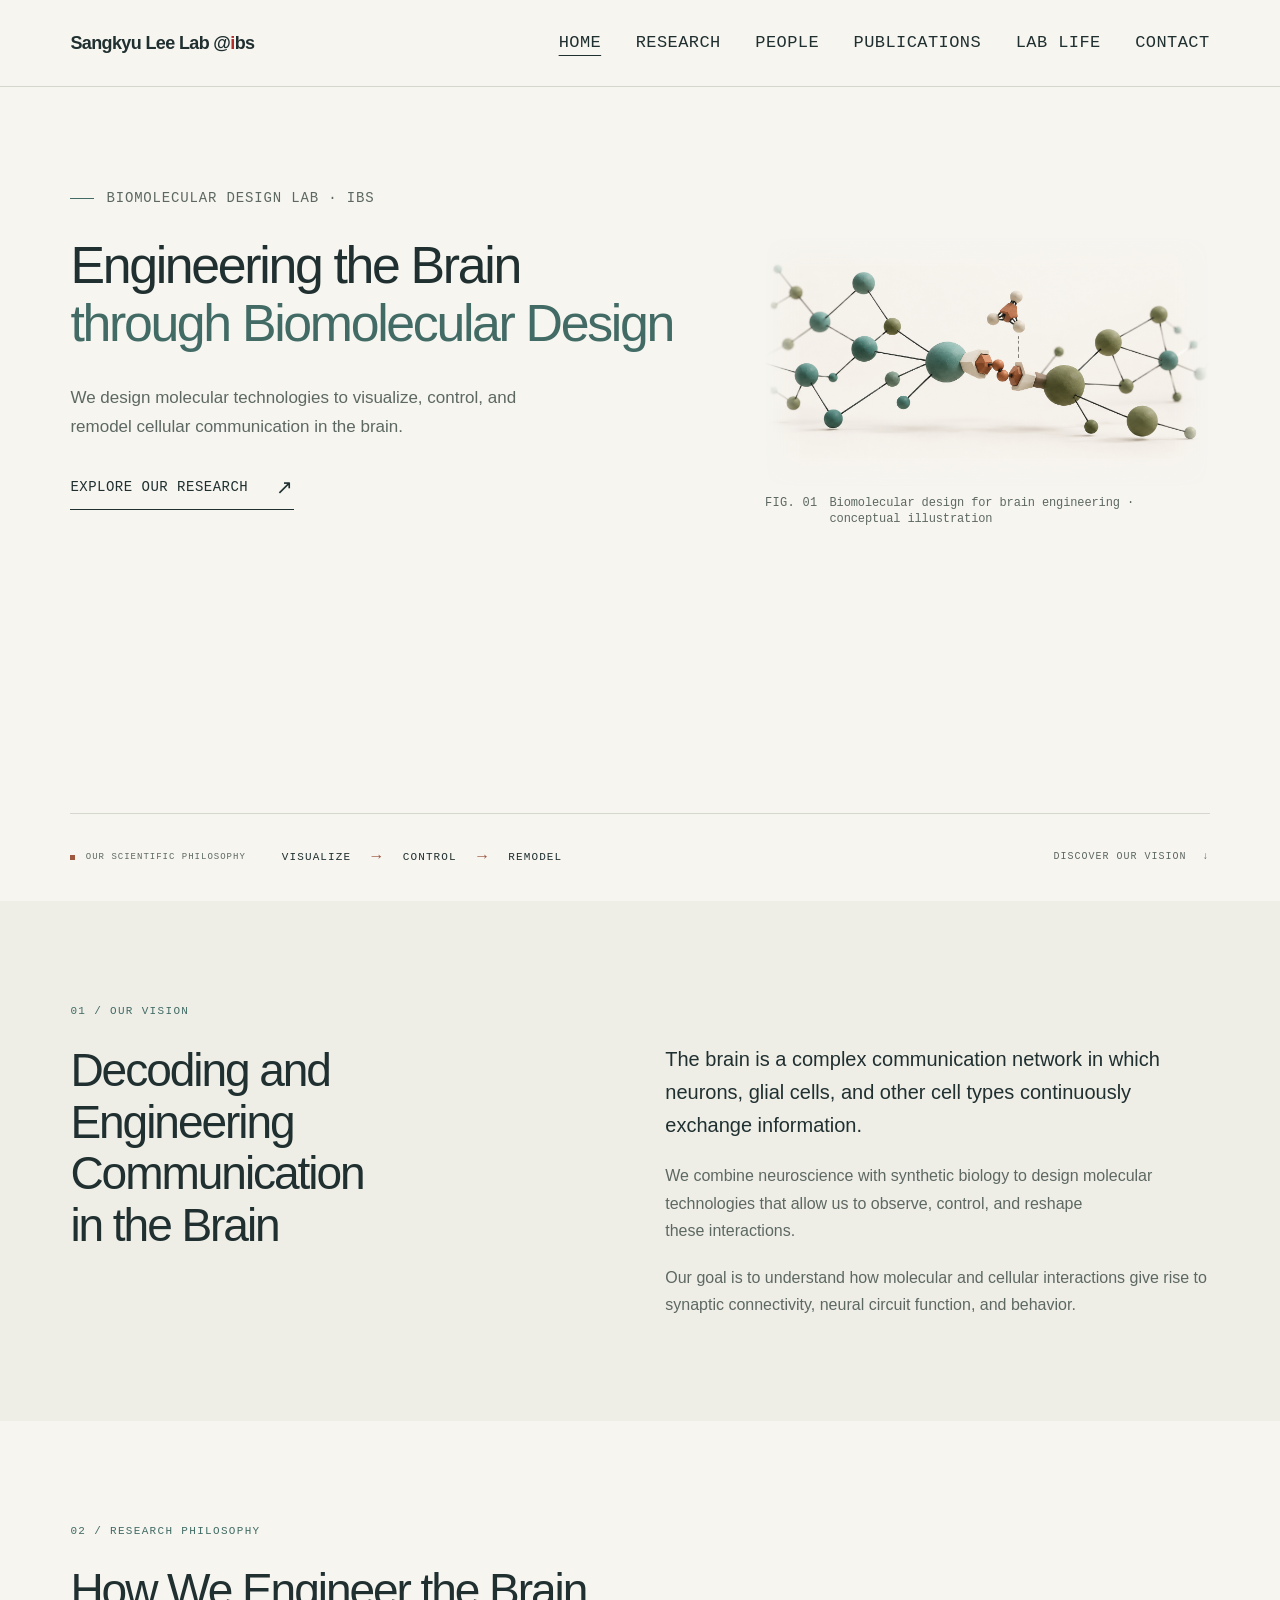
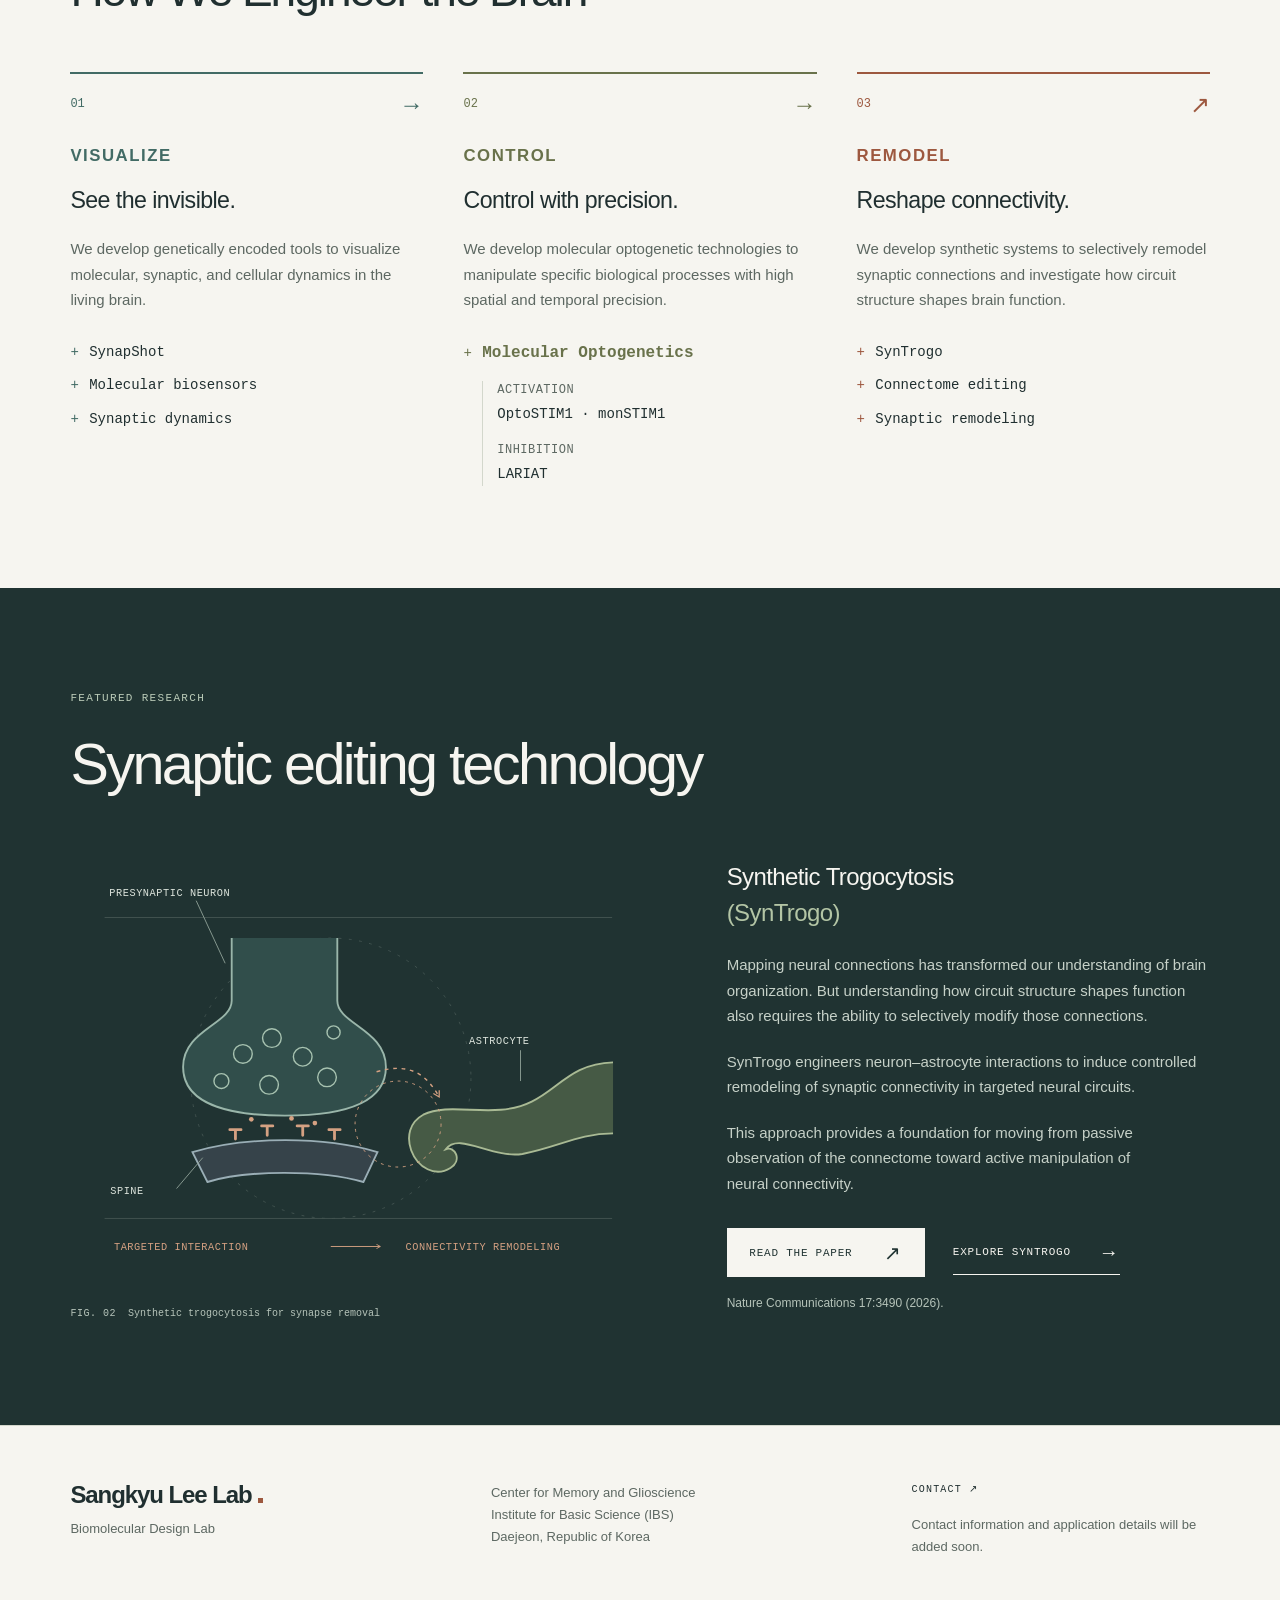
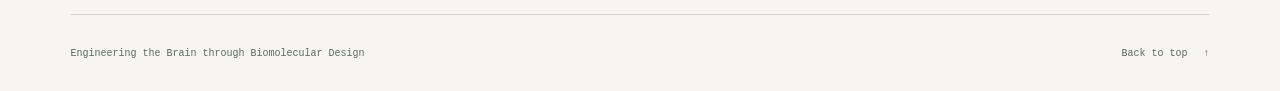
<file: index.html>
<!doctype html>
<html lang="en">
  <head>
    <meta charset="utf-8">
    <meta name="viewport" content="width=device-width, initial-scale=1">
    <meta name="description" content="Sangkyu Lee Lab — Biomolecular Design Lab at IBS. We design molecular technologies to visualize, control, and remodel cellular communication in the brain.">
    <meta name="theme-color" content="#f6f5f0">
    <title>Sangkyu Lee Lab | Biomolecular Design Lab</title>
    <link rel="stylesheet" href="css/style.css?v=20261030-ibs">
  </head>
  <body id="top">
    <a class="skip-link" href="#main-content">Skip to content</a>
    <header class="site-header">
      <div class="container header-inner">
        <a class="wordmark" href="index.html" aria-label="Sangkyu Lee Lab @ibs home"><span>Sangkyu Lee Lab @<span class="ibs-initial">i</span>bs</span></a>
        <nav aria-label="Main navigation">
          <ul class="nav-list">
            <li><a href="index.html" aria-current="page">Home</a></li>
            <li><a href="research.html">Research</a></li>
            <li><a href="people.html">People</a></li>
            <li><a href="publications.html">Publications</a></li>
            <li><a href="lab-life.html">Lab Life</a></li>
            <li><a href="contact.html">Contact</a></li>
          </ul>
        </nav>
      </div>
    </header>

    <main id="main-content" tabindex="-1">
      <section class="hero container" id="home" aria-labelledby="hero-title">
        <div class="hero-layout">
          <div class="hero-copy">
            <p class="eyebrow"><span class="tiny-line" aria-hidden="true"></span>Biomolecular Design Lab · IBS</p>
            <h1 id="hero-title"><span class="headline-primary">Engineering the Brain</span> <span class="headline-secondary">through Biomolecular Design</span></h1>
            <p class="hero-description">We design molecular technologies to visualize, control, and remodel cellular communication in the brain.</p>
            <a class="text-link" href="research.html">Explore our research <span aria-hidden="true">↗</span></a>
          </div>
          <figure class="hero-figure">
            <img class="hero-image" src="images/hero/biomolecular-design-brain-engineering.png" width="1672" height="941" alt="Abstract illustration of biomolecular design and brain connectivity, with teal and olive networks linked by rust-colored molecular modules; conceptual artwork, not experimental data." fetchpriority="high" decoding="async">
            <figcaption><span class="figure-index">FIG. 01</span> Biomolecular design for brain engineering · conceptual illustration</figcaption>
          </figure>
        </div>
        <div class="hero-bottom">
          <div class="hero-philosophy">
            <p class="philosophy-label"><span class="brand-dot" aria-hidden="true"></span>Our scientific philosophy</p>
            <p class="philosophy-sequence"><span>Visualize</span><span class="sequence-arrow" aria-hidden="true">→</span><span>Control</span><span class="sequence-arrow" aria-hidden="true">→</span><span>Remodel</span></p>
          </div>
          <a href="#vision">Discover our vision <span aria-hidden="true">↓</span></a>
        </div>
      </section>

      <section class="section vision-section" id="vision" aria-labelledby="vision-title">
        <div class="container editorial-grid">
          <div><p class="eyebrow section-label">01 / Our vision</p><h2 id="vision-title">Decoding and Engineering Communication in the Brain</h2></div>
          <div class="prose vision-copy">
            <p class="lead">The brain is a complex communication network in which neurons, glial cells, and other cell types continuously exchange information.</p>
            <p>We combine neuroscience with synthetic biology to design molecular technologies that allow us to observe, control, and reshape these interactions.</p>
            <p>Our goal is to understand how molecular and cellular interactions give rise to synaptic connectivity, neural circuit function, and behavior.</p>
          </div>
        </div>
      </section>

      <section class="section research-section container" id="research" aria-labelledby="research-title">
        <p class="eyebrow section-label">02 / Research philosophy</p><h2 id="research-title">How We Engineer the Brain</h2>
        <ol class="philosophy-list">
          <li class="philosophy-item visualize">
            <div class="concept-top"><span class="concept-number">01</span><span class="progress-arrow" aria-hidden="true">→</span></div>
            <h3>Visualize</h3><p class="concept-claim">See the invisible.</p>
            <p>We develop genetically encoded tools to visualize molecular, synaptic, and cellular dynamics in the living brain.</p>
            <ul class="example-list" aria-label="Visualize research areas"><li>SynapShot</li><li>Molecular biosensors</li><li>Synaptic dynamics</li></ul>
          </li>
          <li class="philosophy-item control">
            <div class="concept-top"><span class="concept-number">02</span><span class="progress-arrow" aria-hidden="true">→</span></div>
            <h3>Control</h3><p class="concept-claim">Control with precision.</p>
            <p>We develop molecular optogenetic technologies to manipulate specific biological processes with high spatial and temporal precision.</p>
            <ul class="example-list" aria-label="Control research area">
              <li>
                <div>
                  <h4 class="research-category">Molecular Optogenetics</h4>
                  <dl class="research-subcategories">
                    <div><dt>Activation</dt><dd>OptoSTIM1 · monSTIM1</dd></div>
                    <div><dt>Inhibition</dt><dd>LARIAT</dd></div>
                  </dl>
                </div>
              </li>
            </ul>
          </li>
          <li class="philosophy-item remodel">
            <div class="concept-top"><span class="concept-number">03</span><span class="concept-end" aria-hidden="true">↗</span></div>
            <h3>Remodel</h3><p class="concept-claim">Reshape connectivity.</p>
            <p>We develop synthetic systems to selectively remodel synaptic connections and investigate how circuit structure shapes brain function.</p>
            <ul class="example-list" aria-label="Remodel research areas"><li>SynTrogo</li><li>Connectome editing</li><li>Synaptic remodeling</li></ul>
          </li>
        </ol>
      </section>

      <section class="section featured-section" id="featured" aria-labelledby="featured-title">
        <div class="container">
          <p class="eyebrow section-label">Featured research</p><h2 id="featured-title">Synaptic editing technology</h2>
          <div class="featured-grid">
            <!-- Temporary explanatory schematic, not an experimental figure. -->
            <figure class="synapse-figure">
              <svg viewBox="0 0 620 460" role="img" aria-labelledby="synapse-title synapse-desc">
                <title id="synapse-title">SynTrogo: engineered neuron–astrocyte interaction</title>
                <desc id="synapse-desc">A conceptual presynaptic terminal containing vesicles faces a postsynaptic structure. An astrocyte process approaches the synapse, with arrows indicating targeted interaction and remodeling. Not to scale.</desc>
                <defs><marker id="schematic-arrow" viewBox="0 0 10 10" refX="8" refY="5" markerWidth="6" markerHeight="6" orient="auto-start-reverse"><path d="M1 1l7 4-7 4" fill="none" stroke="#d5a182" stroke-width="1.5"/></marker></defs>
                <g stroke="#435451" fill="none" stroke-width="1"><path d="M37 69H580M37 391H580"/><circle cx="279" cy="241" r="150" stroke-dasharray="3 8"/></g>
                <path d="M173 91v67c0 25-52 31-52 71 0 43 58 52 109 52s108-9 108-52c0-40-52-46-52-71V91" fill="#314e4b" stroke="#9ab6aa" stroke-width="2"/>
                <g fill="none" stroke="#a7c2b0" stroke-width="1.5"><circle cx="185" cy="215" r="10"/><circle cx="216" cy="198" r="10"/><circle cx="249" cy="218" r="10"/><circle cx="275" cy="240" r="10"/><circle cx="213" cy="248" r="10"/><circle cx="162" cy="244" r="8"/><circle cx="282" cy="192" r="7"/></g>
                <path d="M131 320c58-17 141-17 198 0l-15 32c-45-13-125-13-167 0Z" fill="#36434a" stroke="#9aaeb6" stroke-width="2"/>
                <g stroke="#d5a182" stroke-width="3" stroke-linecap="round"><path d="M177 306v-10m-6 0h12M211 302v-10m-6 0h12M249 302v-10m-6 0h12M283 306v-10m-6 0h12"/></g>
                <g fill="#d5a182"><circle cx="194" cy="285" r="2.5"/><circle cx="237" cy="284" r="2.5"/><circle cx="262" cy="289" r="2.5"/></g>
                <path d="M581 224c-44 1-59 29-87 42-40 20-86-1-116 14-15 8-18 24-13 38 7 19 26 29 42 19 13-8 5-24-5-20 14-19 49 10 82 5 38-7 60-22 97-22" fill="#465a45" stroke="#a9ba94" stroke-width="2"/>
                <path d="M328 234c35-10 53 2 67 27" stroke="#d5a182" stroke-width="1.5" stroke-dasharray="4 5" fill="none" marker-end="url(#schematic-arrow)"/>
                <circle cx="351" cy="290" r="46" fill="none" stroke="#d5a182" stroke-width="1" stroke-dasharray="3 5"/>
                <g class="schematic-label" fill="#dde5dd"><text x="42" y="46">PRESYNAPTIC NEURON</text><text x="427" y="204">ASTROCYTE</text><text x="43" y="365">SPINE</text></g>
                <g stroke="#8c9e94" fill="none"><path d="M135 51l31 67M482 211v33M114 359l28-33"/></g>
                <g class="schematic-label" fill="#d5a182"><text x="47" y="425">TARGETED INTERACTION</text><text x="359" y="425">CONNECTIVITY REMODELING</text></g>
                <path d="M279 421h53" stroke="#d5a182" marker-end="url(#schematic-arrow)"/>
              </svg>
              <figcaption><span class="figure-index">FIG. 02</span> Synthetic trogocytosis for synapse removal</figcaption>
            </figure>
            <div class="featured-copy prose">
              <h3>Synthetic Trogocytosis <span>(SynTrogo)</span></h3>
              <p>Mapping neural connections has transformed our understanding of brain organization. But understanding how circuit structure shapes function also requires the ability to selectively modify those connections.</p>
              <p>SynTrogo engineers neuron–astrocyte interactions to induce controlled remodeling of synaptic connectivity in targeted neural circuits.</p>
              <p>This approach provides a foundation for moving from passive observation of the connectome toward active manipulation of neural connectivity.</p>
              <div class="button-row"><a class="button button-light" href="publications.html#publication-syntrogo">Read the paper <span aria-hidden="true">↗</span></a><a class="text-link" href="research.html#technology-syntrogo">Explore SynTrogo <span aria-hidden="true">→</span></a></div>
              <p class="link-note">Nature Communications 17:3490 (2026).</p>
            </div>
          </div>
        </div>
      </section>
    </main>

    <footer class="site-footer" id="site-footer" aria-labelledby="footer-title">
      <div class="container footer-grid">
        <div><h2 id="footer-title">Sangkyu Lee Lab<span class="brand-dot" aria-hidden="true"></span></h2><p>Biomolecular Design Lab</p></div>
        <address>Center for Memory and Glioscience<br>Institute for Basic Science (IBS)<br>Daejeon, Republic of Korea</address>
        <div class="footer-contact"><p class="eyebrow"><a href="contact.html">Contact <span aria-hidden="true">↗</span></a></p><p>Contact information and application details will be added soon.</p></div>
      </div>
      <div class="container footer-bottom"><p>Engineering the Brain through Biomolecular Design</p><a href="#top">Back to top <span aria-hidden="true">↑</span></a></div>
    </footer>
  </body>
</html>
</file>
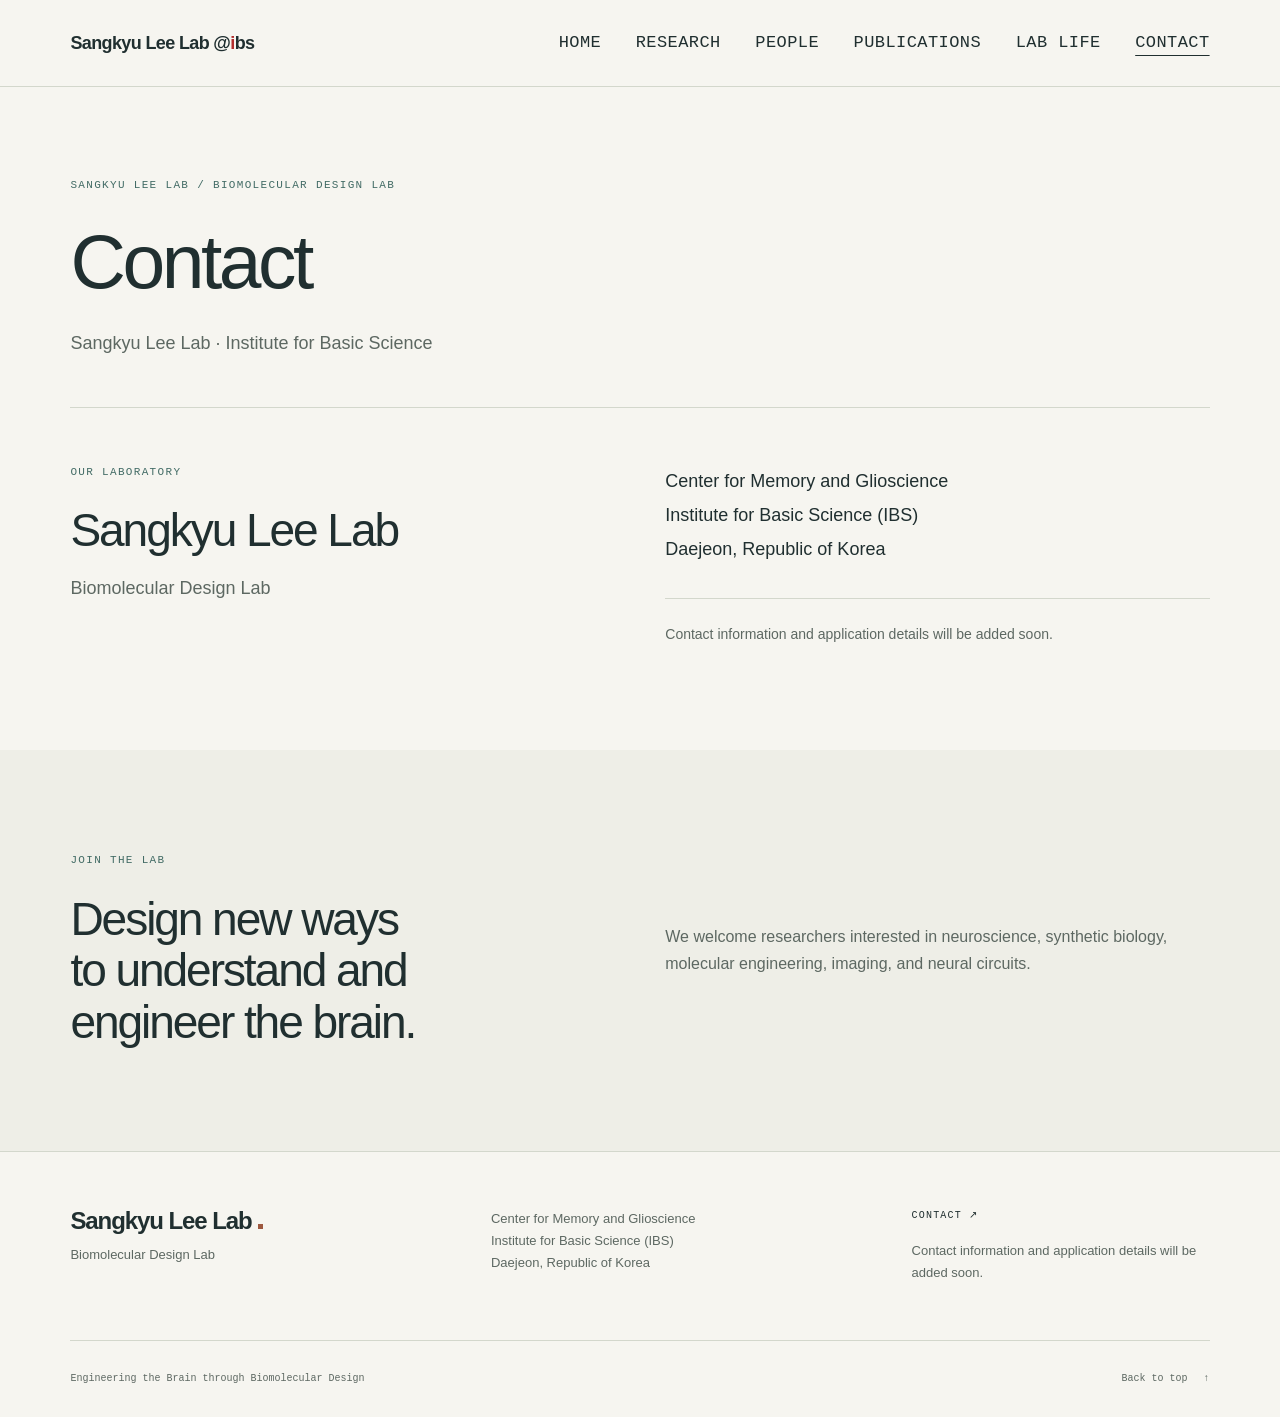
<file: contact.html>
<!doctype html>
<html lang="en">
  <head>
    <meta charset="utf-8">
    <meta name="viewport" content="width=device-width, initial-scale=1">
    <meta name="description" content="Sangkyu Lee Lab, Biomolecular Design Lab, Center for Memory and Glioscience, Institute for Basic Science (IBS), Daejeon, Republic of Korea.">
    <meta name="theme-color" content="#f6f5f0">
    <title>Contact | Sangkyu Lee Lab</title>
    <link rel="stylesheet" href="css/style.css?v=20261030-ibs">
  </head>
  <body id="top">
    <a class="skip-link" href="#main-content">Skip to content</a>
    <header class="site-header">
      <div class="container header-inner">
        <a class="wordmark" href="index.html" aria-label="Sangkyu Lee Lab @ibs home"><span>Sangkyu Lee Lab @<span class="ibs-initial">i</span>bs</span></a>
        <nav aria-label="Main navigation">
          <ul class="nav-list">
            <li><a href="index.html">Home</a></li>
            <li><a href="research.html">Research</a></li>
            <li><a href="people.html">People</a></li>
            <li><a href="publications.html">Publications</a></li>
            <li><a href="lab-life.html">Lab Life</a></li>
            <li><a href="contact.html" aria-current="page">Contact</a></li>
          </ul>
        </nav>
      </div>
    </header>

    <main id="main-content" tabindex="-1">
      <header class="page-intro container">
        <p class="eyebrow section-label">Sangkyu Lee Lab / Biomolecular Design Lab</p>
        <h1>Contact</h1>
        <p class="page-intro-description">Sangkyu Lee Lab · Institute for Basic Science</p>
      </header>

      <section class="section contact-section container" aria-labelledby="contact-title">
        <div class="editorial-grid">
          <div><p class="eyebrow section-label">Our laboratory</p><h2 id="contact-title">Sangkyu Lee Lab</h2><p class="contact-lab-name">Biomolecular Design Lab</p></div>
          <div class="contact-information">
            <address>Center for Memory and Glioscience<br>Institute for Basic Science (IBS)<br>Daejeon, Republic of Korea</address>
            <p class="contact-note">Contact information and application details will be added soon.</p>
          </div>
        </div>
      </section>
      <section class="section contact-join" aria-labelledby="contact-join-title">
        <div class="container editorial-grid">
          <div><p class="eyebrow section-label">Join the lab</p><h2 id="contact-join-title">Design new ways to understand and engineer the brain.</h2></div>
          <p>We welcome researchers interested in neuroscience, synthetic biology, molecular engineering, imaging, and neural circuits.</p>
        </div>
      </section>
    </main>

    <footer class="site-footer" id="site-footer" aria-labelledby="footer-title">
      <div class="container footer-grid">
        <div><h2 id="footer-title">Sangkyu Lee Lab<span class="brand-dot" aria-hidden="true"></span></h2><p>Biomolecular Design Lab</p></div>
        <address>Center for Memory and Glioscience<br>Institute for Basic Science (IBS)<br>Daejeon, Republic of Korea</address>
        <div class="footer-contact"><p class="eyebrow"><a href="contact.html">Contact <span aria-hidden="true">↗</span></a></p><p>Contact information and application details will be added soon.</p></div>
      </div>
      <div class="container footer-bottom"><p>Engineering the Brain through Biomolecular Design</p><a href="#top">Back to top <span aria-hidden="true">↑</span></a></div>
    </footer>
  </body>
</html>
</file>
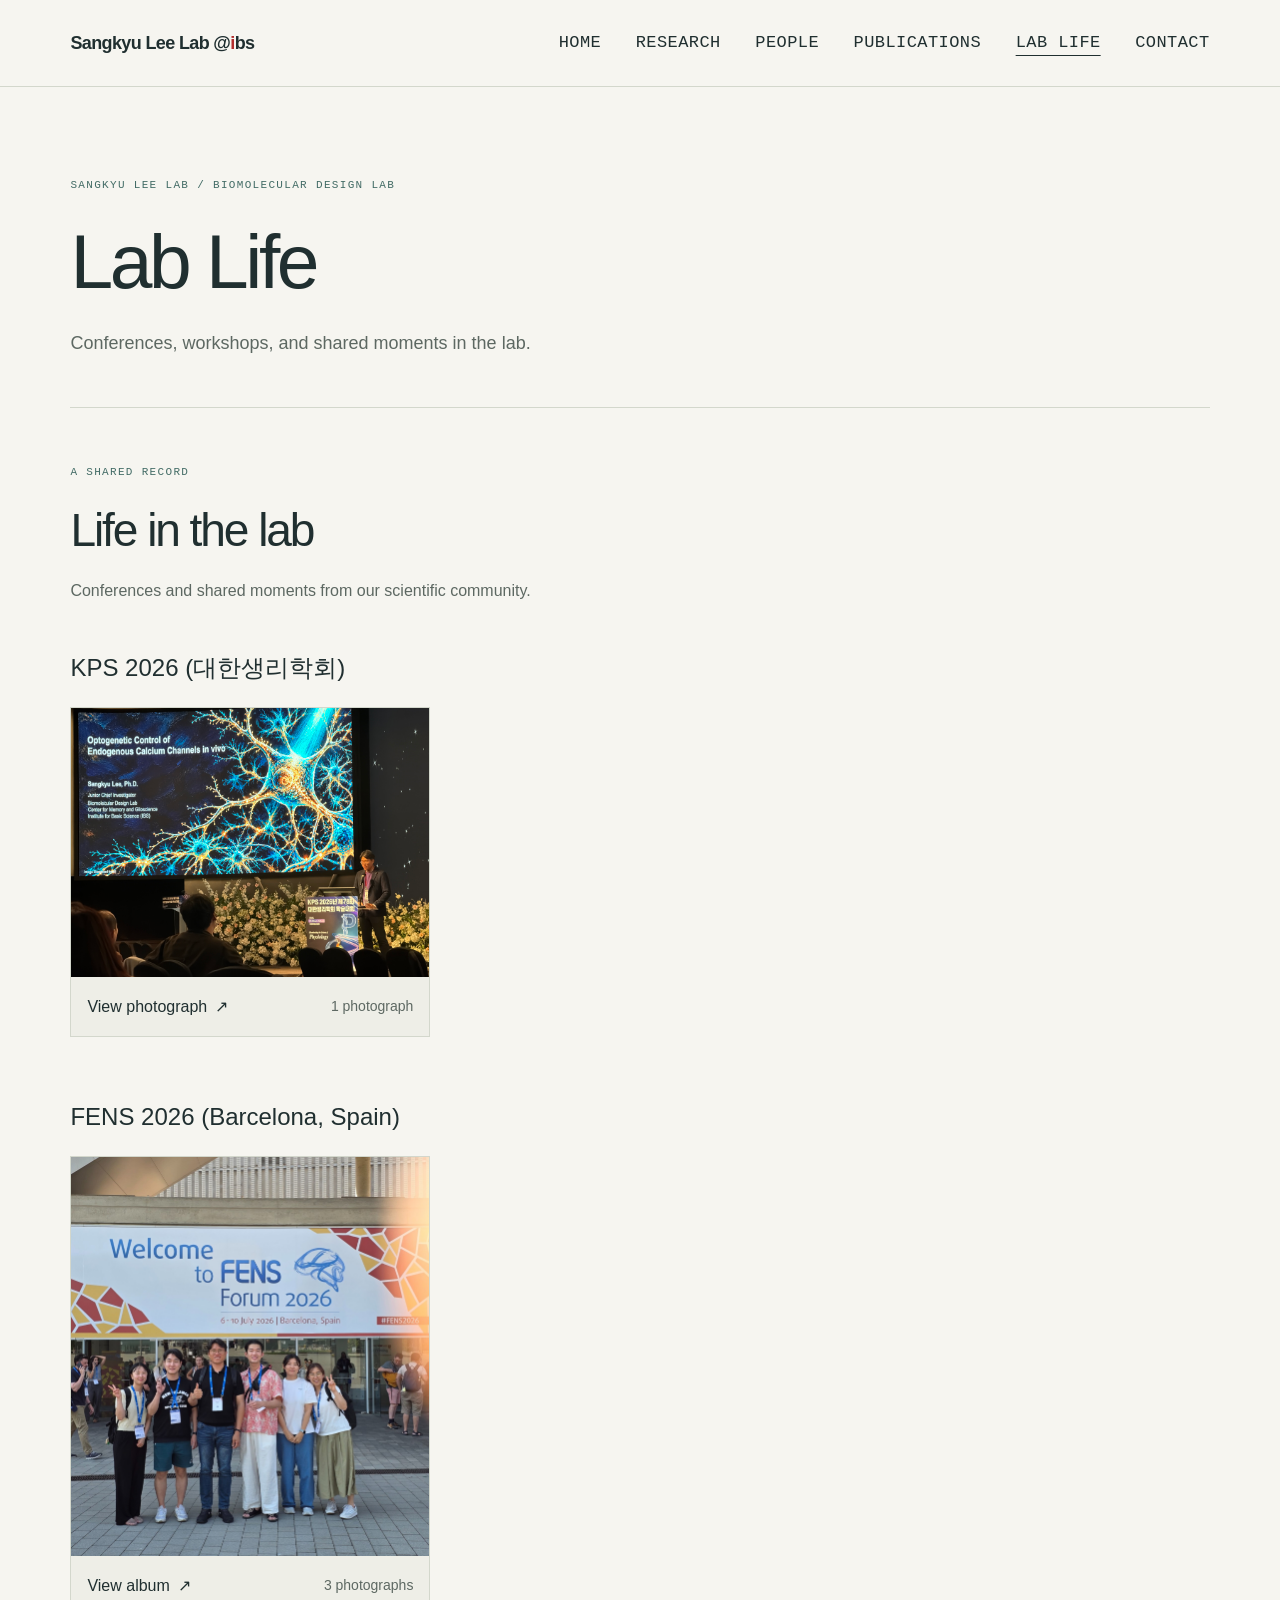
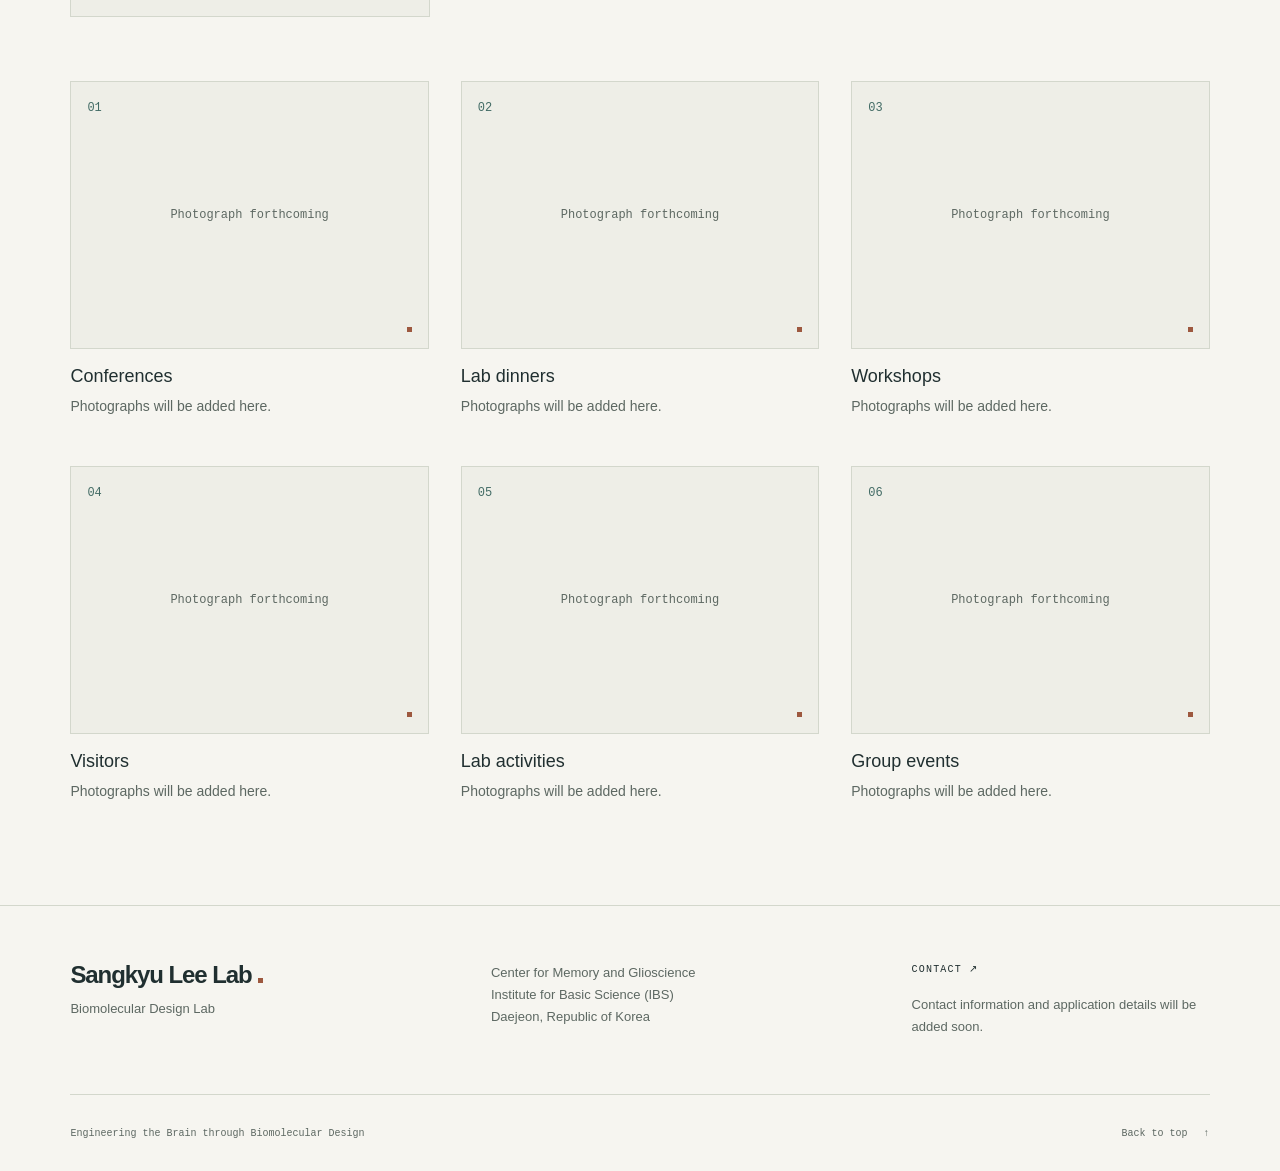
<file: lab-life.html>
<!doctype html>
<html lang="en">
  <head>
    <meta charset="utf-8">
    <meta name="viewport" content="width=device-width, initial-scale=1">
    <meta name="description" content="The Sangkyu Lee Lab photo archive: conferences, lab dinners, workshops, visitors, lab activities, and group events.">
    <meta name="theme-color" content="#f6f5f0">
    <title>Lab Life | Sangkyu Lee Lab</title>
    <link rel="stylesheet" href="css/style.css?v=20261102-album">
  </head>
  <body id="top">
    <a class="skip-link" href="#main-content">Skip to content</a>
    <header class="site-header">
      <div class="container header-inner">
        <a class="wordmark" href="index.html" aria-label="Sangkyu Lee Lab @ibs home"><span>Sangkyu Lee Lab @<span class="ibs-initial">i</span>bs</span></a>
        <nav aria-label="Main navigation">
          <ul class="nav-list">
            <li><a href="index.html">Home</a></li>
            <li><a href="research.html">Research</a></li>
            <li><a href="people.html">People</a></li>
            <li><a href="publications.html">Publications</a></li>
            <li><a href="lab-life.html" aria-current="page">Lab Life</a></li>
            <li><a href="contact.html">Contact</a></li>
          </ul>
        </nav>
      </div>
    </header>

    <main id="main-content" tabindex="-1">
      <header class="page-intro container">
        <p class="eyebrow section-label">Sangkyu Lee Lab / Biomolecular Design Lab</p>
        <h1>Lab Life</h1>
        <p class="page-intro-description">Conferences, workshops, and shared moments in the lab.</p>
      </header>

      <section class="section gallery-section container" aria-labelledby="gallery-title">
        <p class="eyebrow section-label">A shared record</p>
        <h2 id="gallery-title">Life in the lab</h2>
        <p class="gallery-introduction">Conferences and shared moments from our scientific community.</p>
        <section class="gallery-event" aria-labelledby="kps-2026-title">
          <h3 id="kps-2026-title">KPS 2026 (<span lang="ko">대한생리학회</span>)</h3>
          <button class="album-cover" type="button" data-album-open aria-haspopup="dialog" aria-controls="kps-album" aria-label="Open KPS 2026 presentation photograph">
            <img class="gallery-image" src="images/lab-life/kps-2026-presentation.jpg" alt="Presentation at the 2026 Korean Physiological Society meeting, with a speaker beside the title slide" width="4032" height="3024" decoding="async">
            <span class="album-cover-label">View photograph <span aria-hidden="true">↗</span> <span>1 photograph</span></span>
          </button>
          <noscript><p><a href="images/lab-life/kps-2026-presentation.jpg">View KPS 2026 presentation photograph</a></p></noscript>
        </section>
        <section class="gallery-event" aria-labelledby="fens-2026-title">
          <h3 id="fens-2026-title">FENS 2026 (Barcelona, Spain)</h3>
          <button class="album-cover" type="button" data-album-open aria-haspopup="dialog" aria-controls="fens-album" aria-label="Open FENS 2026 album, 3 photographs">
            <img class="gallery-image" src="images/lab-life/fens-2026-02.jpg" alt="Group photograph in front of the FENS Forum 2026 welcome sign in Barcelona" width="1435" height="1600" decoding="async">
            <span class="album-cover-label">View album <span aria-hidden="true">↗</span> <span>3 photographs</span></span>
          </button>
          <noscript><p><a href="images/lab-life/fens-2026-02.jpg">Photograph 1</a> · <a href="images/lab-life/fens-2026-01.jpg">Photograph 2</a> · <a href="images/lab-life/fens-2026-03.jpg">Photograph 3</a></p></noscript>
        </section>
        <div class="gallery-grid">
          <figure class="gallery-entry" aria-labelledby="gallery-conferences">
            <div class="gallery-placeholder" aria-hidden="true"><span class="gallery-index">01</span><span>Photograph forthcoming</span><span class="brand-dot"></span></div>
            <figcaption class="gallery-caption"><h3 id="gallery-conferences">Conferences</h3><p>Photographs will be added here.</p></figcaption>
          </figure>
          <figure class="gallery-entry" aria-labelledby="gallery-lab-dinners">
            <div class="gallery-placeholder" aria-hidden="true"><span class="gallery-index">02</span><span>Photograph forthcoming</span><span class="brand-dot"></span></div>
            <figcaption class="gallery-caption"><h3 id="gallery-lab-dinners">Lab dinners</h3><p>Photographs will be added here.</p></figcaption>
          </figure>
          <figure class="gallery-entry" aria-labelledby="gallery-workshops">
            <div class="gallery-placeholder" aria-hidden="true"><span class="gallery-index">03</span><span>Photograph forthcoming</span><span class="brand-dot"></span></div>
            <figcaption class="gallery-caption"><h3 id="gallery-workshops">Workshops</h3><p>Photographs will be added here.</p></figcaption>
          </figure>
          <figure class="gallery-entry" aria-labelledby="gallery-visitors">
            <div class="gallery-placeholder" aria-hidden="true"><span class="gallery-index">04</span><span>Photograph forthcoming</span><span class="brand-dot"></span></div>
            <figcaption class="gallery-caption"><h3 id="gallery-visitors">Visitors</h3><p>Photographs will be added here.</p></figcaption>
          </figure>
          <figure class="gallery-entry" aria-labelledby="gallery-lab-activities">
            <div class="gallery-placeholder" aria-hidden="true"><span class="gallery-index">05</span><span>Photograph forthcoming</span><span class="brand-dot"></span></div>
            <figcaption class="gallery-caption"><h3 id="gallery-lab-activities">Lab activities</h3><p>Photographs will be added here.</p></figcaption>
          </figure>
          <figure class="gallery-entry" aria-labelledby="gallery-group-events">
            <div class="gallery-placeholder" aria-hidden="true"><span class="gallery-index">06</span><span>Photograph forthcoming</span><span class="brand-dot"></span></div>
            <figcaption class="gallery-caption"><h3 id="gallery-group-events">Group events</h3><p>Photographs will be added here.</p></figcaption>
          </figure>
        </div>
      </section>
    </main>

    <dialog class="album-dialog" id="kps-album" aria-labelledby="kps-album-title">
      <div class="album-panel">
        <header class="album-header"><h2 id="kps-album-title">KPS 2026 (<span lang="ko">대한생리학회</span>)</h2><button type="button" class="album-control" data-album-close aria-label="Close photograph" autofocus>×</button></header>
        <figure class="album-viewer"><img alt="" width="4032" height="3024"><figcaption class="album-status" aria-live="polite" aria-atomic="true"><span>1 / 1</span></figcaption></figure>
      </div>
    </dialog>
    <dialog class="album-dialog" id="fens-album" aria-labelledby="album-title">
      <div class="album-panel">
        <header class="album-header"><h2 id="album-title">FENS 2026 (Barcelona, Spain)</h2><button type="button" class="album-control" data-album-close aria-label="Close album" autofocus>×</button></header>
        <figure class="album-viewer"><img id="album-photo" alt="" width="1435" height="1600"><figcaption class="album-status" aria-live="polite" aria-atomic="true"><span id="album-counter">1 / 3</span></figcaption></figure>
        <div class="album-navigation"><button type="button" class="album-control" data-album-previous aria-label="Previous photograph">← <span>Previous</span></button><button type="button" class="album-control" data-album-next aria-label="Next photograph"><span>Next</span> →</button></div>
      </div>
    </dialog>
    <script src="js/lab-life.js?v=20261108-kps" defer></script>

    <footer class="site-footer" id="site-footer" aria-labelledby="footer-title">
      <div class="container footer-grid">
        <div><h2 id="footer-title">Sangkyu Lee Lab<span class="brand-dot" aria-hidden="true"></span></h2><p>Biomolecular Design Lab</p></div>
        <address>Center for Memory and Glioscience<br>Institute for Basic Science (IBS)<br>Daejeon, Republic of Korea</address>
        <div class="footer-contact"><p class="eyebrow"><a href="contact.html">Contact <span aria-hidden="true">↗</span></a></p><p>Contact information and application details will be added soon.</p></div>
      </div>
      <div class="container footer-bottom"><p>Engineering the Brain through Biomolecular Design</p><a href="#top">Back to top <span aria-hidden="true">↑</span></a></div>
    </footer>
  </body>
</html>
</file>
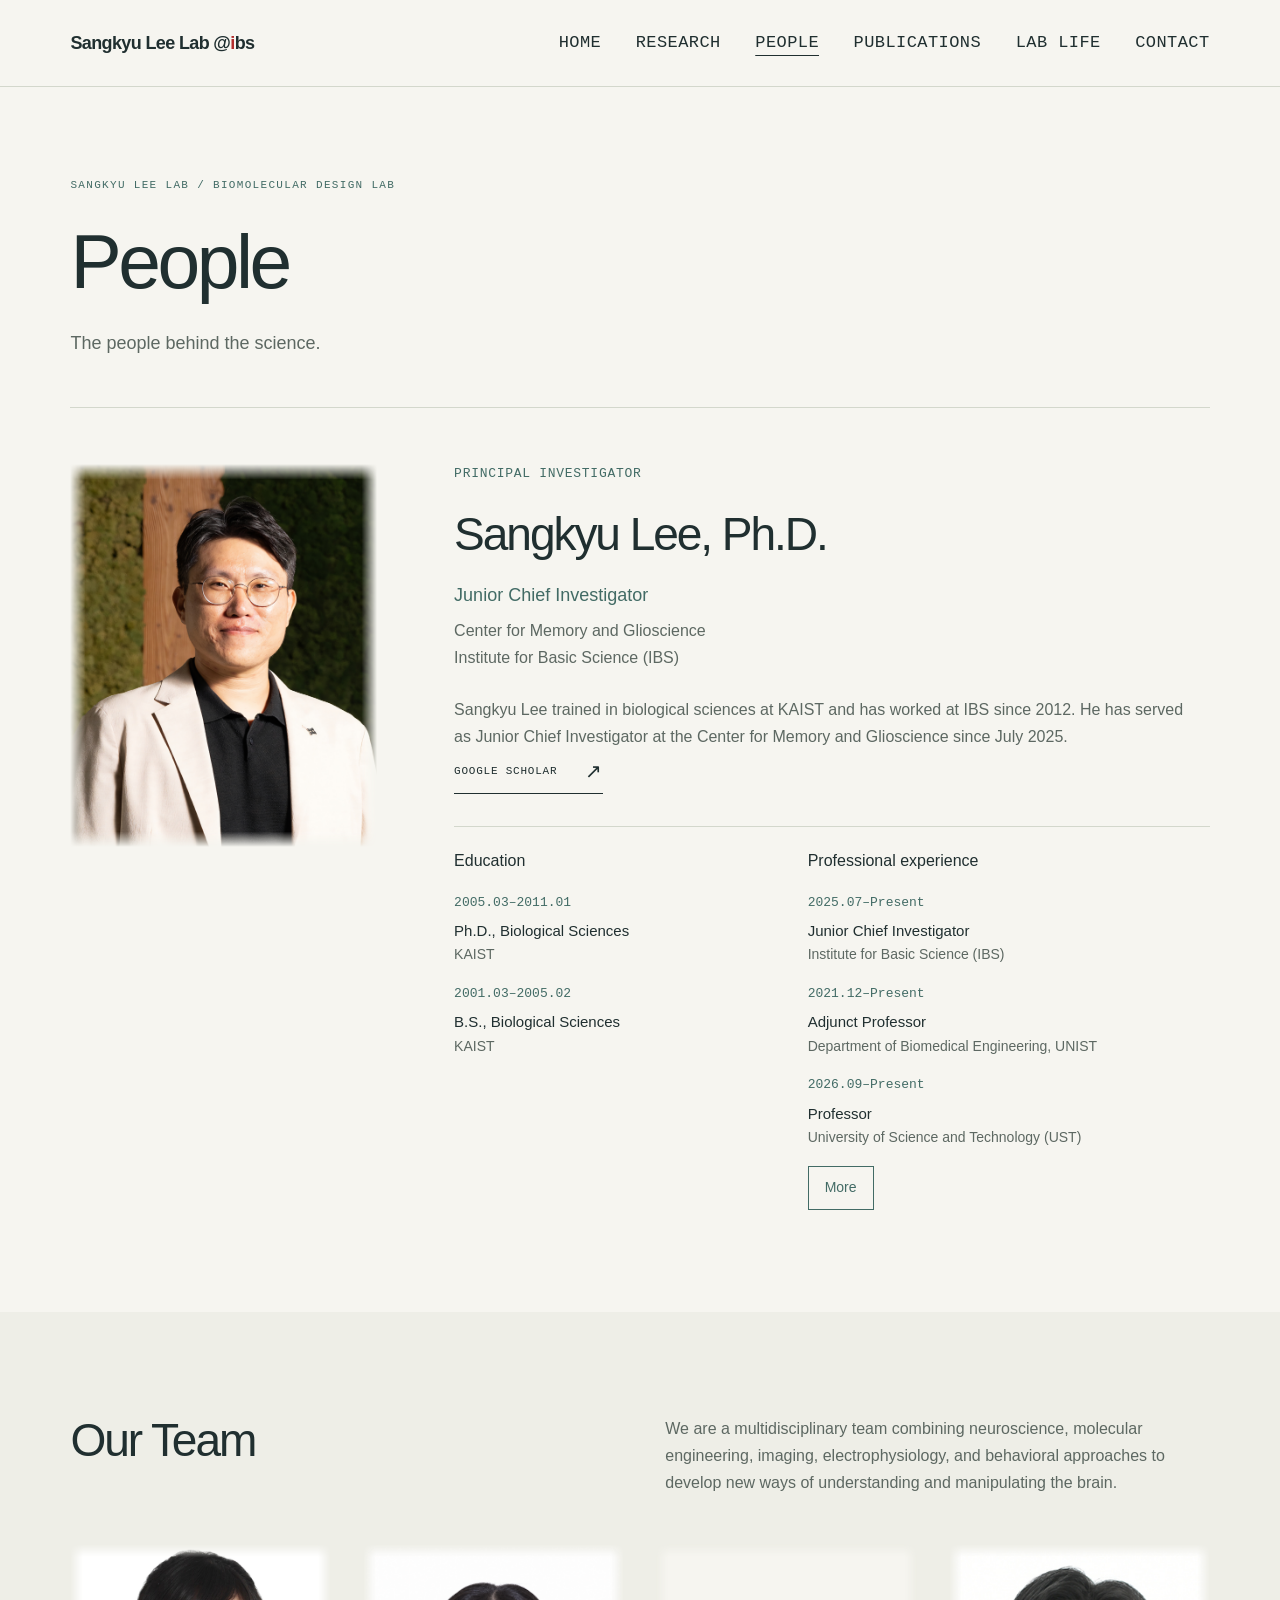
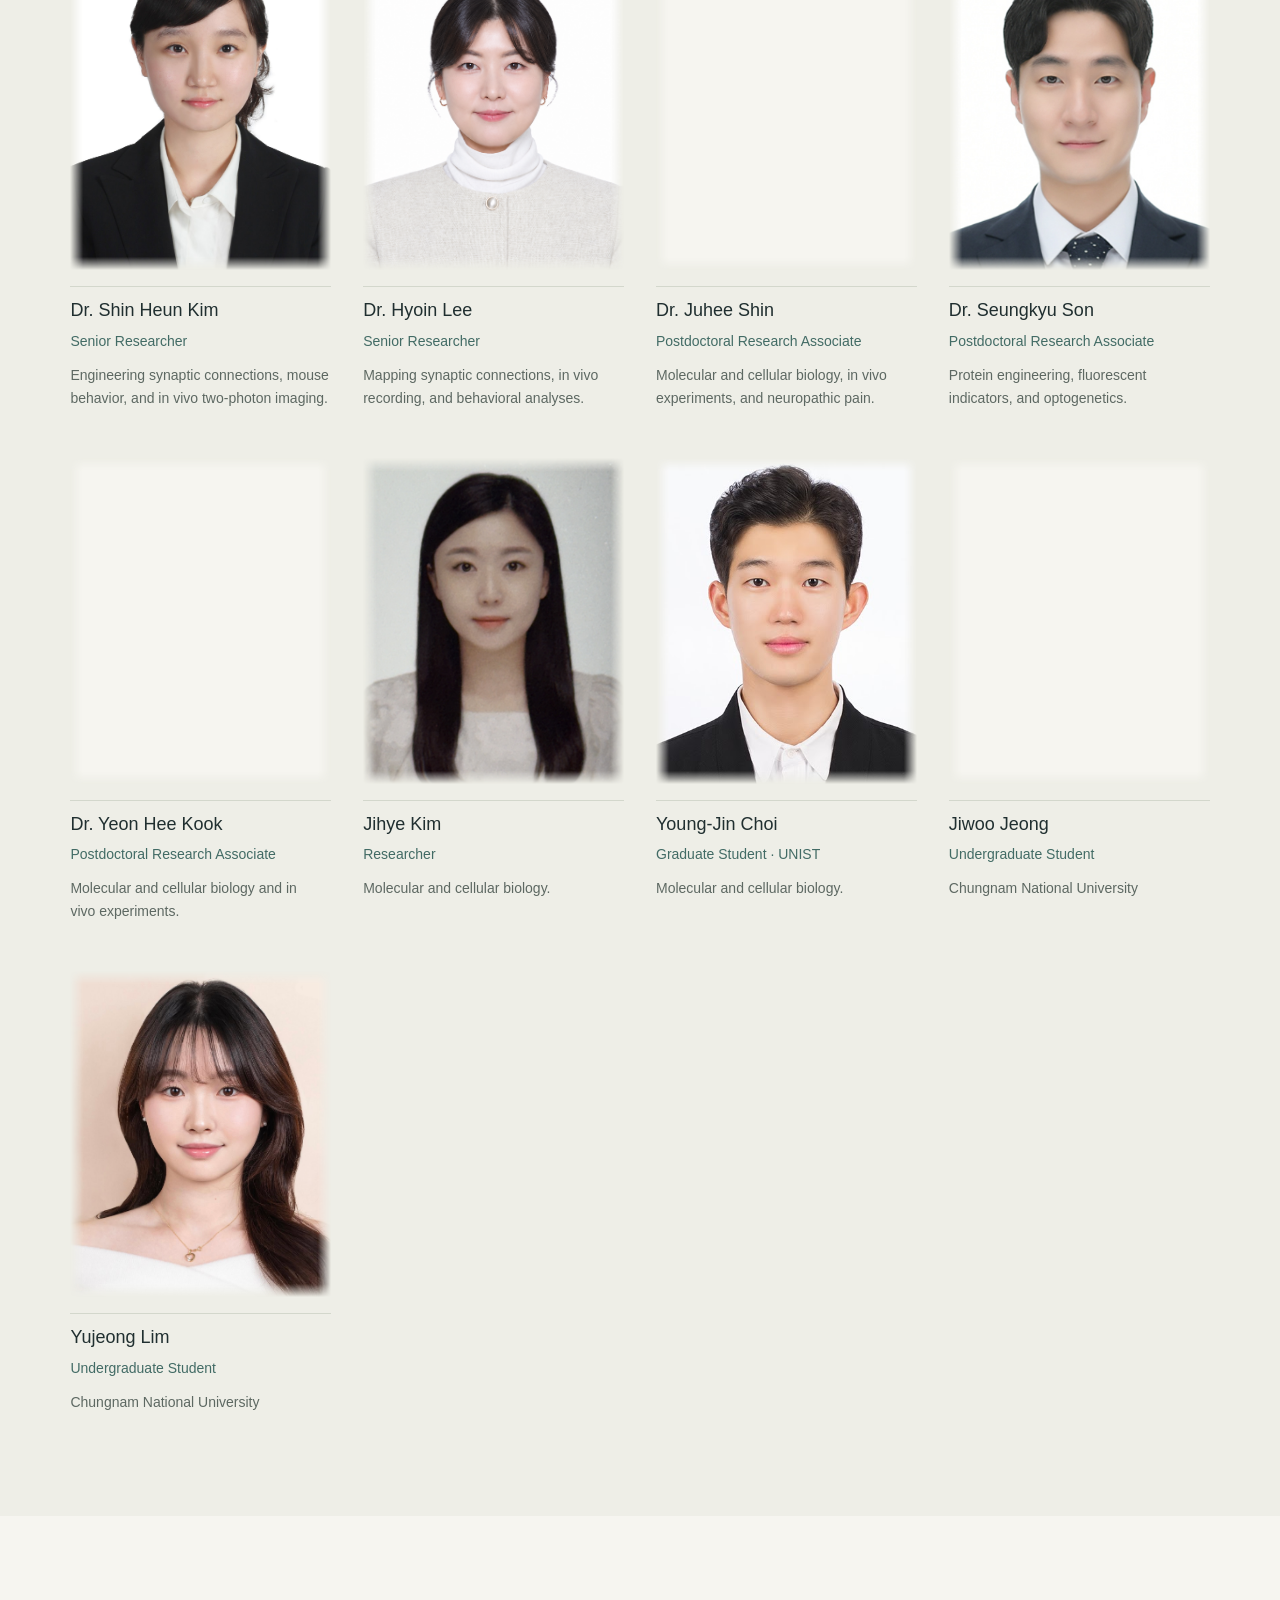
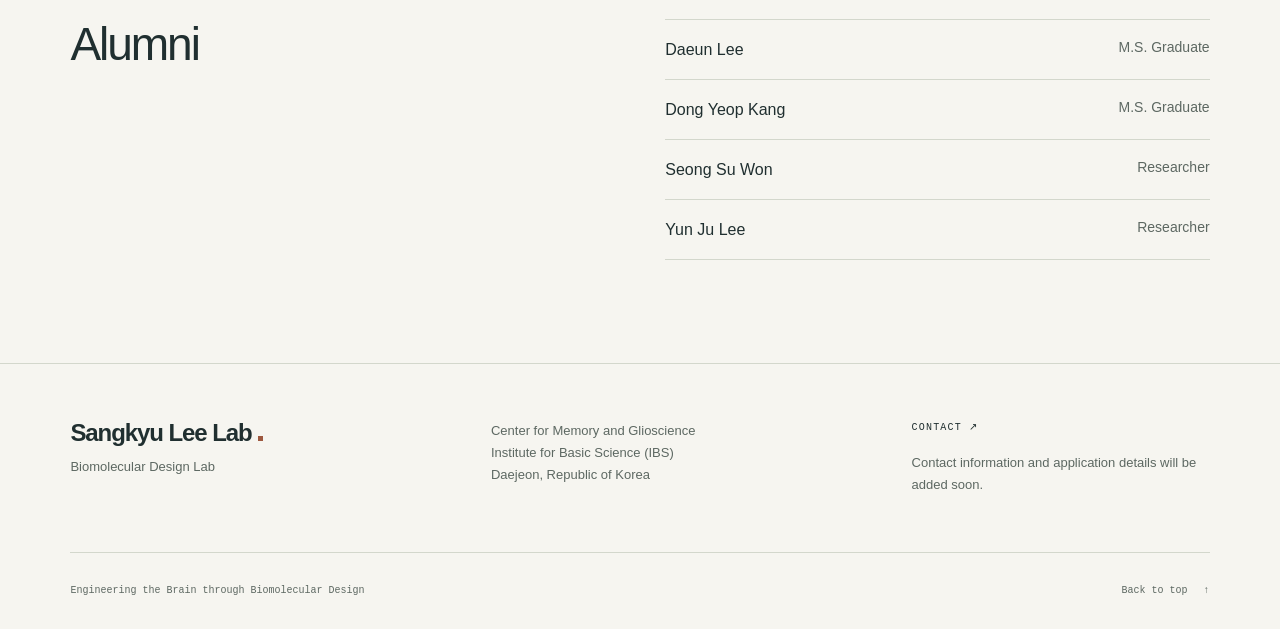
<file: people.html>
<!doctype html>
<html lang="en">
  <head>
    <meta charset="utf-8">
    <meta name="viewport" content="width=device-width, initial-scale=1">
    <meta name="description" content="Meet the people of Sangkyu Lee Lab, the Biomolecular Design Lab at the Institute for Basic Science (IBS).">
    <meta name="theme-color" content="#f6f5f0">
    <title>People | Sangkyu Lee Lab</title>
    <link rel="stylesheet" href="css/style.css?v=20261030-ibs">
    <script src="js/people.js?v=20261028-experience-2" defer></script>
  </head>
  <body id="top">
    <a class="skip-link" href="#main-content">Skip to content</a>
    <header class="site-header">
      <div class="container header-inner">
        <a class="wordmark" href="index.html" aria-label="Sangkyu Lee Lab @ibs home"><span>Sangkyu Lee Lab @<span class="ibs-initial">i</span>bs</span></a>
        <nav aria-label="Main navigation">
          <ul class="nav-list">
            <li><a href="index.html">Home</a></li>
            <li><a href="research.html">Research</a></li>
            <li><a href="people.html" aria-current="page">People</a></li>
            <li><a href="publications.html">Publications</a></li>
            <li><a href="lab-life.html">Lab Life</a></li>
            <li><a href="contact.html">Contact</a></li>
          </ul>
        </nav>
      </div>
    </header>

    <main id="main-content" tabindex="-1">
      <header class="page-intro container">
        <p class="eyebrow section-label">Sangkyu Lee Lab / Biomolecular Design Lab</p>
        <h1>People</h1>
        <p class="page-intro-description">The people behind the science.</p>
      </header>

      <!-- Profile details: https://sites.google.com/view/sklee/people (accessed 2026-09-29). -->
      <section class="section pi-section" id="principal-investigator" aria-labelledby="pi-name">
        <div class="container pi-grid">
          <img class="member-portrait pi-portrait" src="images/people/Sangkyu-Lee-2026.jpg" alt="Portrait of Sangkyu Lee" width="2808" height="3572" decoding="async">
          <div class="pi-copy">
            <p class="eyebrow section-label">Principal Investigator</p>
            <h2 id="pi-name">Sangkyu Lee, Ph.D.</h2>
            <p class="pi-position">Junior Chief Investigator</p>
            <p class="pi-affiliation">Center for Memory and Glioscience<br>Institute for Basic Science (IBS)</p>
            <p class="pi-bio">Sangkyu Lee trained in biological sciences at KAIST and has worked at IBS since 2012. He has served as Junior Chief Investigator at the Center for Memory and Glioscience since July 2025.</p>
            <p><a class="text-link" href="https://scholar.google.com/citations?user=upEoRHoAAAAJ&amp;hl=ko" target="_blank" rel="noopener noreferrer">Google Scholar <span aria-hidden="true">↗</span></a></p>
            <div class="pi-background">
              <div>
                <h3>Education</h3>
                <dl class="pi-timeline">
                  <div><dt>2005.03–2011.01</dt><dd>Ph.D., Biological Sciences<span>KAIST</span></dd></div>
                  <div><dt>2001.03–2005.02</dt><dd>B.S., Biological Sciences<span>KAIST</span></dd></div>
                </dl>
              </div>
              <div>
                <h3>Professional experience</h3>
                <dl class="pi-timeline" id="professional-experience-list">
                  <div><dt>2025.07–Present</dt><dd>Junior Chief Investigator<span>Institute for Basic Science (IBS)</span></dd></div>
                  <div><dt>2021.12–Present</dt><dd>Adjunct Professor<span>Department of Biomedical Engineering, UNIST</span></dd></div>
                  <div><dt>2026.09–Present</dt><dd>Professor<span>University of Science and Technology (UST)</span></dd></div>
                  <div data-experience-extra><dt>2021.03–2024.02</dt><dd>Professor<span>University of Science and Technology (UST)</span></dd></div>
                  <div data-experience-extra><dt>2023.09–2026.08</dt><dd>Adjunct Professor<span>Department of Biological Sciences, Sungkyunkwan University</span></dd></div>
                  <div data-experience-extra><dt>2020.06–2025.06</dt><dd>Senior Research Fellow<span>Center for Cognition and Sociality, IBS</span></dd></div>
                  <div data-experience-extra><dt>2018.01–2020.05</dt><dd>Research Fellow (Tenure-Track)<span>Center for Cognition and Sociality, IBS</span></dd></div>
                  <div data-experience-extra><dt>2013.05–2017.12</dt><dd>Research Fellow (Non-Tenure-Track)<span>Center for Cognition and Sociality, IBS</span></dd></div>
                  <div data-experience-extra><dt>2012.12–2013.04</dt><dd>Postdoctoral Researcher<span>Center for Cognition and Sociality, IBS</span></dd></div>
                  <div data-experience-extra><dt>2011.03–2012.11</dt><dd>Postdoctoral Researcher<span>Biological Sciences, KAIST</span></dd></div>
                </dl>
                <button class="experience-toggle" type="button" aria-expanded="false" aria-controls="professional-experience-list" hidden>More</button>
              </div>
            </div>
          </div>
        </div>
      </section>

      <section class="section team-section" id="people" aria-labelledby="team-title">
        <div class="container">
          <div class="editorial-grid member-introduction">
            <h2 id="team-title">Our Team</h2>
            <p>We are a multidisciplinary team combining neuroscience, molecular engineering, imaging, electrophysiology, and behavioral approaches to develop new ways of understanding and manipulating the brain.</p>
          </div>
          <ul class="member-grid">
            <li><figure class="member-profile">
              <img class="member-portrait" src="images/people/ShinHeun-Kim.jpg" alt="Portrait of Shin Heun Kim" width="1280" height="1676" loading="lazy" decoding="async">
              <figcaption>
                <h3>Dr. Shin Heun Kim</h3>
                <p class="member-role">Senior Researcher</p>
                <p class="member-research">Engineering synaptic connections, mouse behavior, and in vivo two-photon imaging.</p>
              </figcaption>
            </figure></li>
            <li><figure class="member-profile">
              <img class="member-portrait" src="images/people/Hyoin-Lee_02.png" alt="Portrait of Hyoin Lee" width="1111" height="1415" loading="lazy" decoding="async">
              <figcaption>
                <h3>Dr. Hyoin Lee</h3>
                <p class="member-role">Senior Researcher</p>
                <p class="member-research">Mapping synaptic connections, in vivo recording, and behavioral analyses.</p>
              </figcaption>
            </figure></li>
            <li><figure class="member-profile">
              <img class="member-portrait" src="images/people/Juhee-Shin.jpg" alt="Portrait of Juhee Shin" width="716" height="920" loading="lazy" decoding="async">
              <figcaption>
                <h3>Dr. Juhee Shin</h3>
                <p class="member-role">Postdoctoral Research Associate</p>
                <p class="member-research">Molecular and cellular biology, in vivo experiments, and neuropathic pain.</p>
              </figcaption>
            </figure></li>
            <li><figure class="member-profile">
              <img class="member-portrait" src="images/people/Seungkyu-Son.png" alt="Portrait of Seungkyu Son" width="345" height="531" loading="lazy" decoding="async">
              <figcaption>
                <h3>Dr. Seungkyu Son</h3>
                <p class="member-role">Postdoctoral Research Associate</p>
                <p class="member-research">Protein engineering, fluorescent indicators, and optogenetics.</p>
              </figcaption>
            </figure></li>
            <li><figure class="member-profile">
              <img class="member-portrait" src="images/people/YeonHee-Kook.jpg" alt="Portrait of Yeon Hee Kook" width="1081" height="1501" loading="lazy" decoding="async">
              <figcaption>
                <h3>Dr. Yeon Hee Kook</h3>
                <p class="member-role">Postdoctoral Research Associate</p>
                <p class="member-research">Molecular and cellular biology and in vivo experiments.</p>
              </figcaption>
            </figure></li>
            <li><figure class="member-profile">
              <img class="member-portrait" src="images/people/Jihye-Kim.png" alt="Portrait of Jihye Kim" width="374" height="481" loading="lazy" decoding="async">
              <figcaption>
                <h3>Jihye Kim</h3>
                <p class="member-role">Researcher</p>
                <p class="member-research">Molecular and cellular biology.</p>
              </figcaption>
            </figure></li>
            <li><figure class="member-profile">
              <img class="member-portrait" src="images/people/YoungJin-Choi.jpg" alt="Portrait of Young-Jin Choi" width="413" height="482" loading="lazy" decoding="async">
              <figcaption>
                <h3>Young-Jin Choi</h3>
                <p class="member-role">Graduate Student · UNIST</p>
                <p class="member-research">Molecular and cellular biology.</p>
              </figcaption>
            </figure></li>
            <li><figure class="member-profile">
              <img class="member-portrait" src="images/people/Jiwoo-Jeong.png" alt="Portrait of Jiwoo Jeong" width="621" height="704" loading="lazy" decoding="async">
              <figcaption>
                <h3>Jiwoo Jeong</h3>
                <p class="member-role">Undergraduate Student</p>
                <p class="member-research">Chungnam National University</p>
              </figcaption>
            </figure></li>
            <li><figure class="member-profile">
              <img class="member-portrait" src="images/people/Yujeong-Lim.jpg" alt="Portrait of Yujeong Lim" width="1284" height="1483" loading="lazy" decoding="async">
              <figcaption>
                <h3>Yujeong Lim</h3>
                <p class="member-role">Undergraduate Student</p>
                <p class="member-research">Chungnam National University</p>
              </figcaption>
            </figure></li>
          </ul>
        </div>
      </section>

      <section class="section alumni-section" aria-labelledby="alumni-title">
        <div class="container editorial-grid">
          <h2 id="alumni-title">Alumni</h2>
          <ul class="alumni-list">
            <li><span>Daeun Lee</span><span>M.S. Graduate</span></li>
            <li><span>Dong Yeop Kang</span><span>M.S. Graduate</span></li>
            <li><span>Seong Su Won</span><span>Researcher</span></li>
            <li><span>Yun Ju Lee</span><span>Researcher</span></li>
          </ul>
        </div>
      </section>
    </main>

    <footer class="site-footer" id="site-footer" aria-labelledby="footer-title">
      <div class="container footer-grid">
        <div><h2 id="footer-title">Sangkyu Lee Lab<span class="brand-dot" aria-hidden="true"></span></h2><p>Biomolecular Design Lab</p></div>
        <address>Center for Memory and Glioscience<br>Institute for Basic Science (IBS)<br>Daejeon, Republic of Korea</address>
        <div class="footer-contact"><p class="eyebrow"><a href="contact.html">Contact <span aria-hidden="true">↗</span></a></p><p>Contact information and application details will be added soon.</p></div>
      </div>
      <div class="container footer-bottom"><p>Engineering the Brain through Biomolecular Design</p><a href="#top">Back to top <span aria-hidden="true">↑</span></a></div>
    </footer>
  </body>
</html>
</file>
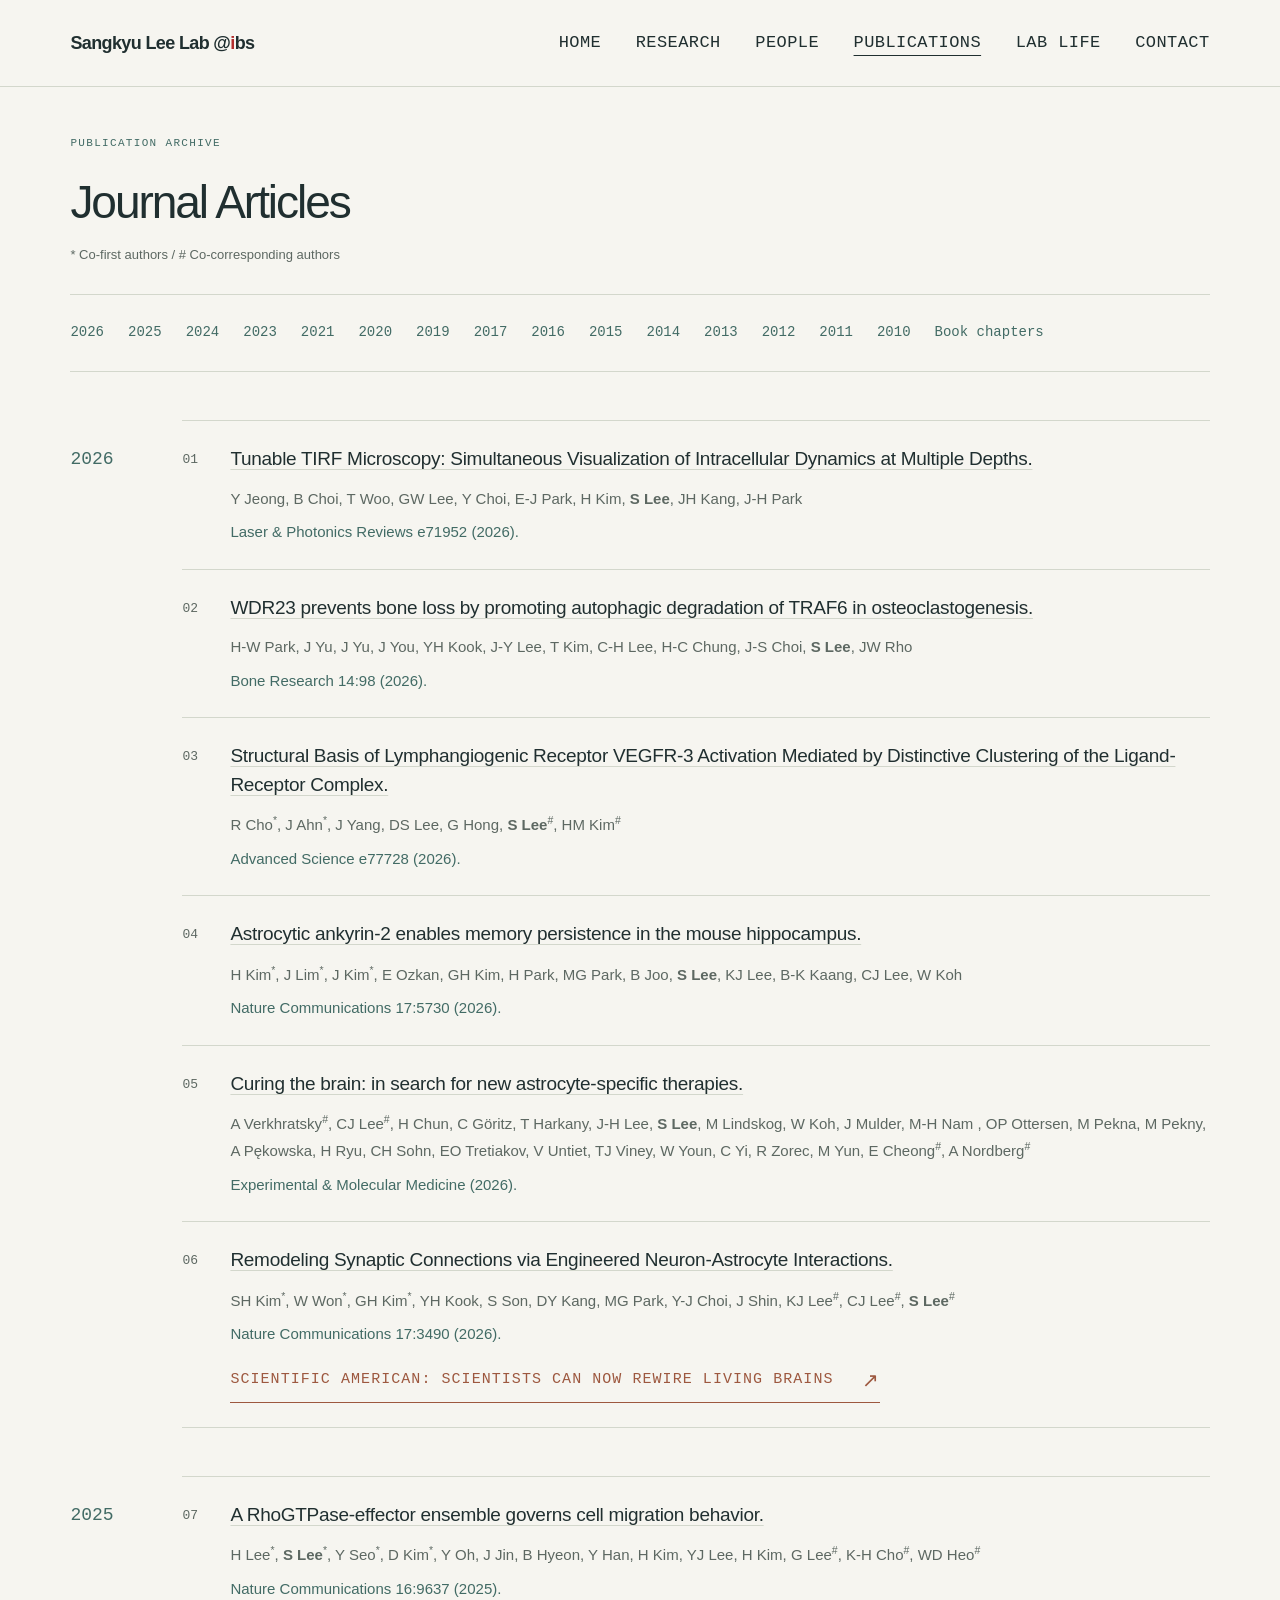
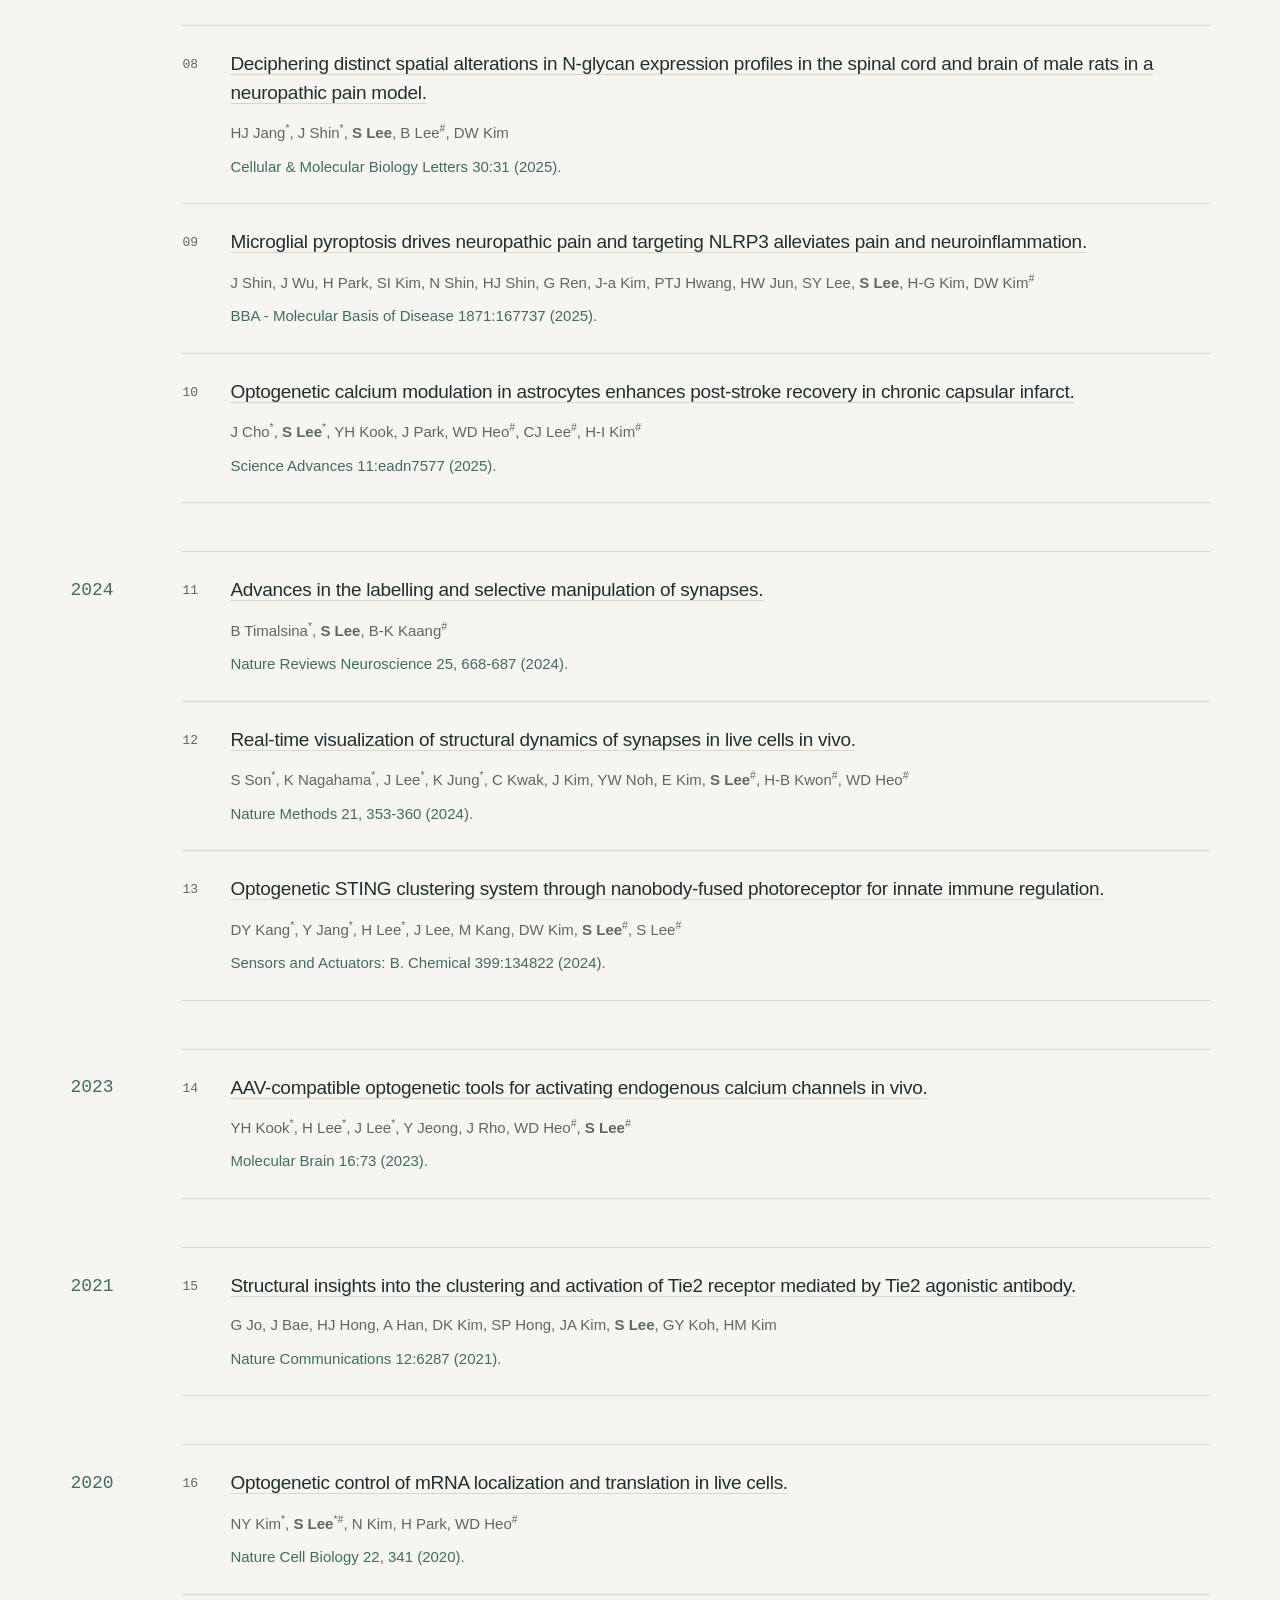
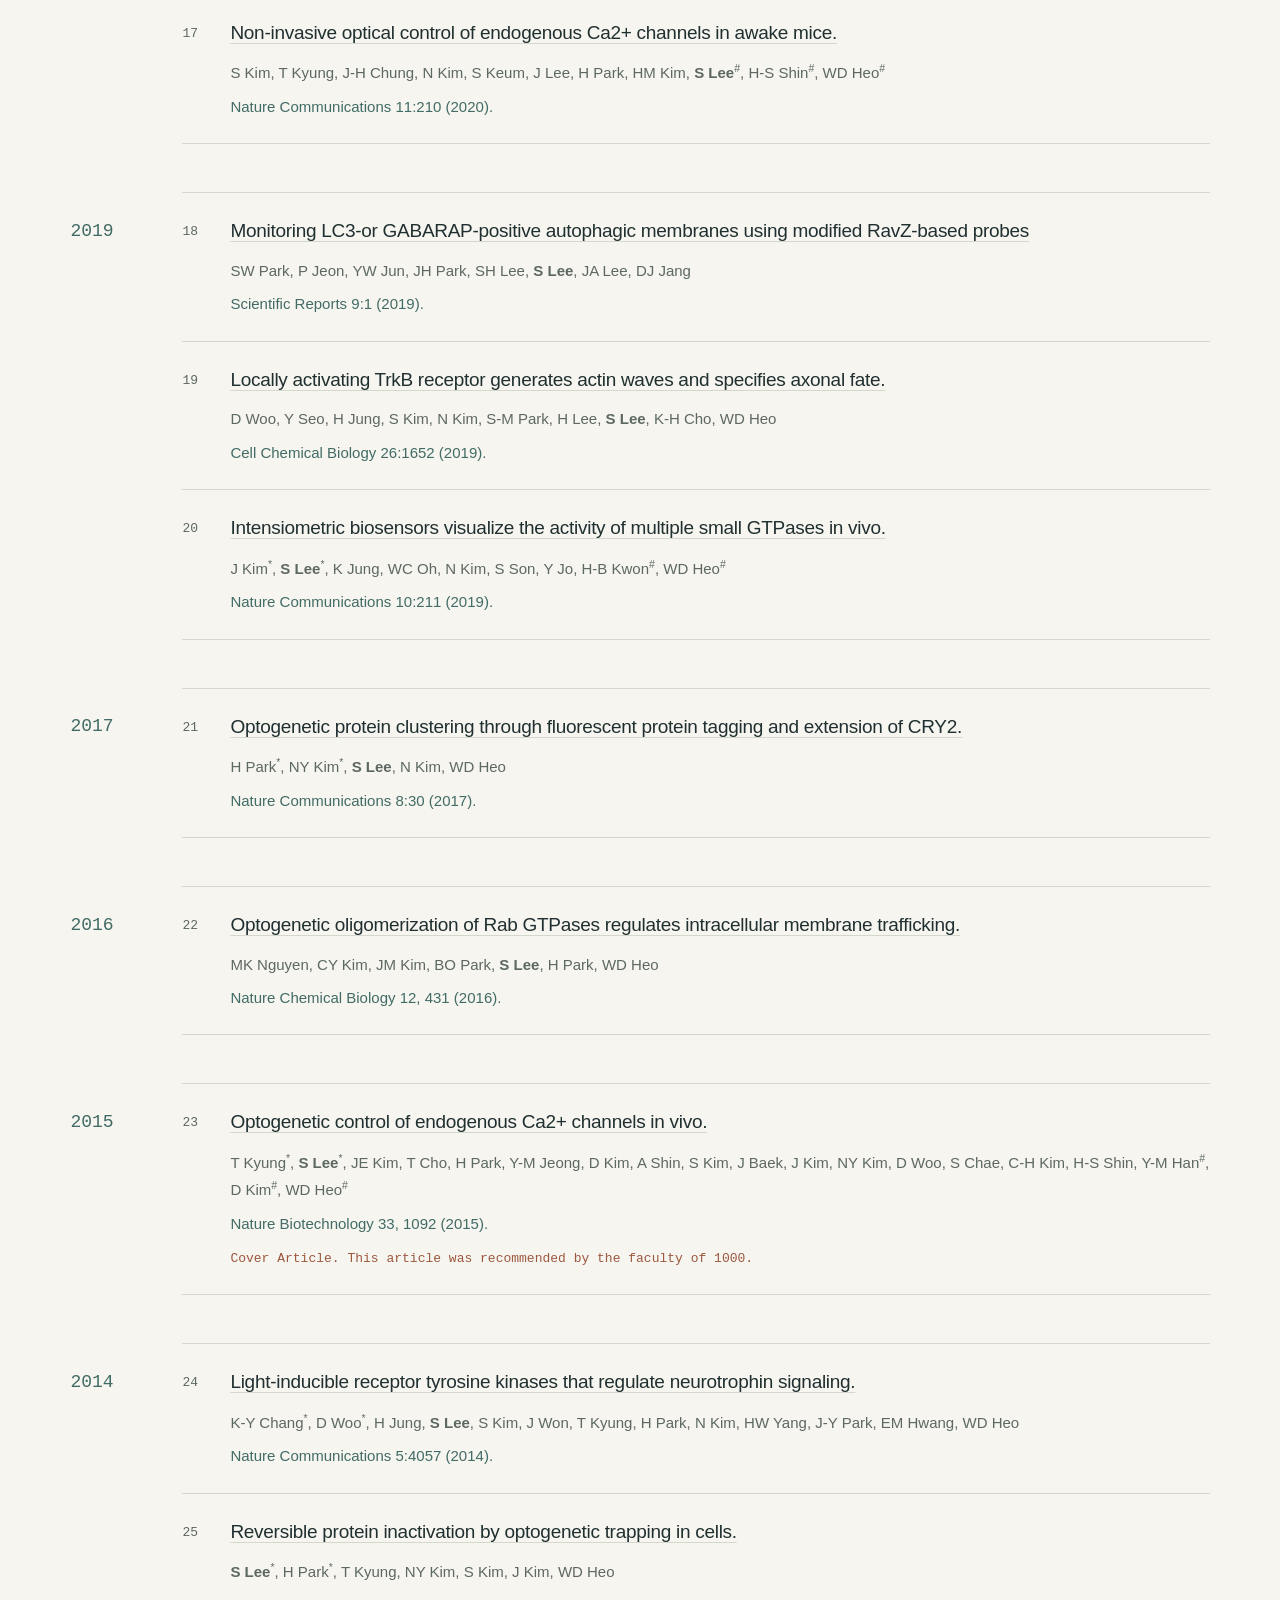
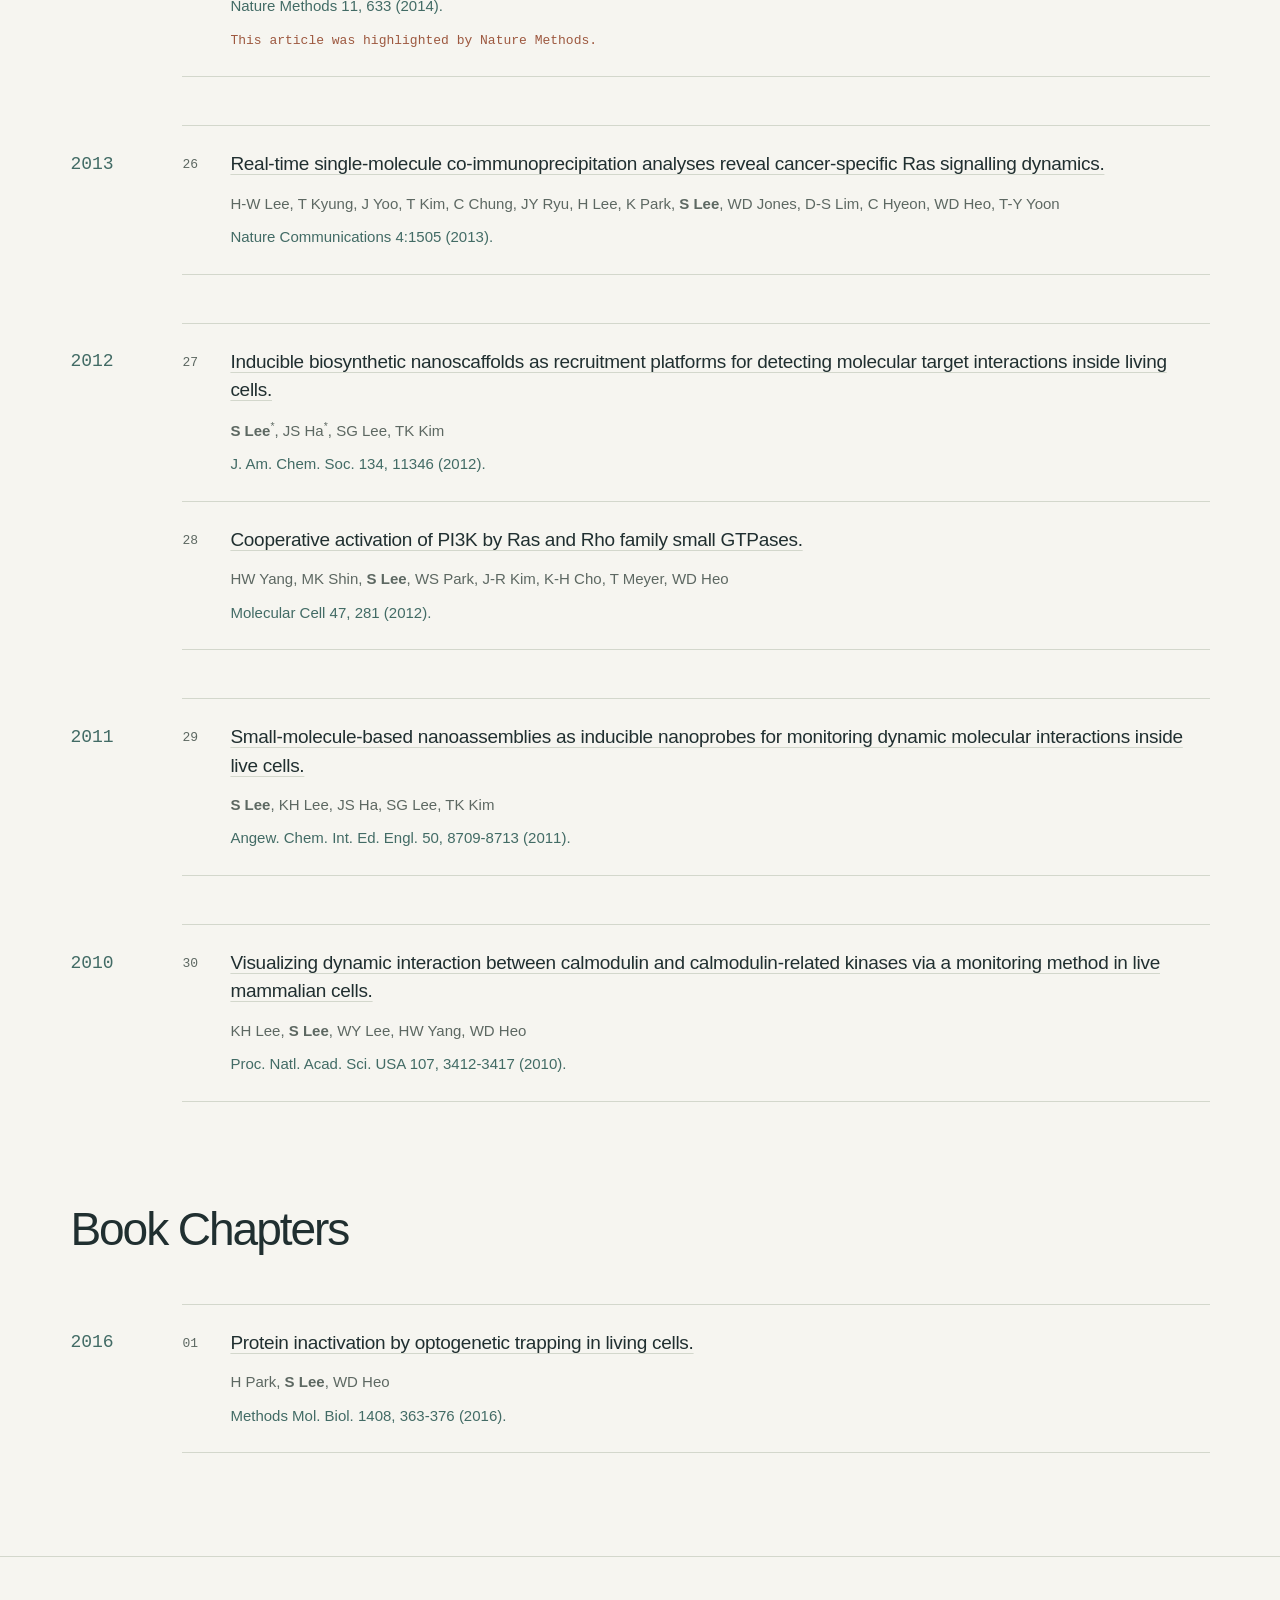
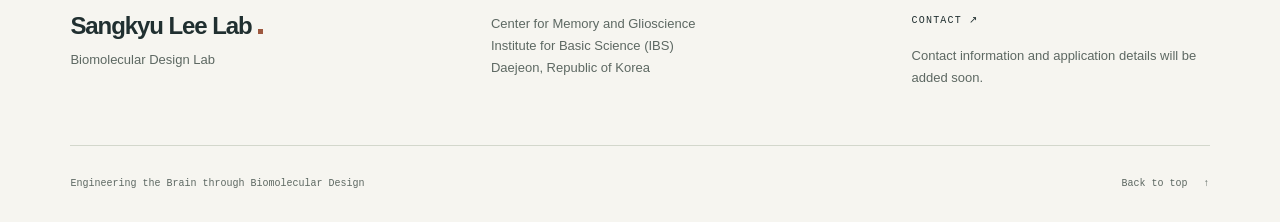
<file: publications.html>
<!doctype html>
<html lang="en" class="publication-document">
  <head>
    <meta charset="utf-8">
    <meta name="viewport" content="width=device-width, initial-scale=1">
    <meta name="description" content="Journal articles and book chapters from Sangkyu Lee Lab, with authors, citations, and links to the original publications.">
    <meta name="theme-color" content="#f6f5f0">
    <title>Publications | Sangkyu Lee Lab</title>
    <link rel="stylesheet" href="css/style.css?v=20261108-article-link">
    <script src="js/publications.js?v=20261028" defer></script>
  </head>
  <body id="top">
    <a class="skip-link" href="#main-content">Skip to content</a>
    <header class="site-header">
      <div class="container header-inner">
        <a class="wordmark" href="index.html" aria-label="Sangkyu Lee Lab @ibs home"><span>Sangkyu Lee Lab @<span class="ibs-initial">i</span>bs</span></a>
        <nav aria-label="Main navigation">
          <ul class="nav-list">
            <li><a href="index.html">Home</a></li>
            <li><a href="research.html">Research</a></li>
            <li><a href="people.html">People</a></li>
            <li><a href="publications.html" aria-current="page">Publications</a></li>
            <li><a href="lab-life.html">Lab Life</a></li>
            <li><a href="contact.html">Contact</a></li>
          </ul>
        </nav>
      </div>
    </header>

    <main id="main-content" tabindex="-1">
      <!-- Transcribed from https://sites.google.com/view/sklee/publications on 2026-09-30. -->
      <section class="section publications-section container" id="publications" aria-labelledby="publications-title">
        <div class="publication-toolbar">
        <p class="eyebrow section-label">Publication archive</p>
        <h2 id="publications-title">Journal Articles</h2>
        <p class="publication-note">* Co-first authors / # Co-corresponding authors</p>
        <nav class="publication-years" aria-label="Publication years">
          <a href="#year-2026">2026</a>
          <a href="#year-2025">2025</a>
          <a href="#year-2024">2024</a>
          <a href="#year-2023">2023</a>
          <a href="#year-2021">2021</a>
          <a href="#year-2020">2020</a>
          <a href="#year-2019">2019</a>
          <a href="#year-2017">2017</a>
          <a href="#year-2016">2016</a>
          <a href="#year-2015">2015</a>
          <a href="#year-2014">2014</a>
          <a href="#year-2013">2013</a>
          <a href="#year-2012">2012</a>
          <a href="#year-2011">2011</a>
          <a href="#year-2010">2010</a>
          <a href="#book-chapters">Book chapters</a>
        </nav>
        </div>
        <section class="publication-year-group" id="year-2026" aria-labelledby="heading-2026">
          <h3 class="publication-year-heading" id="heading-2026">2026</h3>
          <ol class="citation-list" start="1">
              <li id="publication-tunable-tirf">
                <span class="citation-number" aria-hidden="true">01</span>
                <div class="citation-content">
                  <h4><a href="https://onlinelibrary.wiley.com/doi/10.1002/lpor.71952">Tunable TIRF Microscopy: Simultaneous Visualization of Intracellular Dynamics at Multiple Depths.</a></h4>
                  <p class="citation-authors">Y Jeong, B Choi, T Woo, GW Lee, Y Choi, E-J Park, H Kim, <strong>S Lee</strong>, JH Kang, J-H Park</p>
                  <p class="citation-journal">Laser &amp; Photonics Reviews e71952 (2026).</p>
                </div>
              </li>
              <li>
                <span class="citation-number" aria-hidden="true">02</span>
                <div class="citation-content">
                  <h4><a href="https://www.nature.com/articles/s41413-026-00560-2">WDR23 prevents bone loss by promoting autophagic degradation of TRAF6 in osteoclastogenesis.</a></h4>
                  <p class="citation-authors">H-W Park, J Yu, J Yu, J You, YH Kook, J-Y Lee, T Kim, C-H Lee, H-C Chung, J-S Choi, <strong>S Lee</strong>, JW Rho</p>
                  <p class="citation-journal">Bone Research 14:98 (2026).</p>
                </div>
              </li>
              <li>
                <span class="citation-number" aria-hidden="true">03</span>
                <div class="citation-content">
                  <h4><a href="https://advanced.onlinelibrary.wiley.com/doi/10.1002/advs.77728">Structural Basis of Lymphangiogenic Receptor VEGFR-3 Activation Mediated by Distinctive Clustering of the Ligand-Receptor Complex.</a></h4>
                  <p class="citation-authors">R Cho<sup>*</sup>, J Ahn<sup>*</sup>, J Yang, DS Lee, G Hong, <strong>S Lee</strong><sup>#</sup>, HM Kim<sup>#</sup></p>
                  <p class="citation-journal">Advanced Science e77728 (2026).</p>
                </div>
              </li>
              <li>
                <span class="citation-number" aria-hidden="true">04</span>
                <div class="citation-content">
                  <h4><a href="https://www.nature.com/articles/s41467-026-75009-5">Astrocytic ankyrin-2 enables memory persistence in the mouse hippocampus.</a></h4>
                  <p class="citation-authors">H Kim<sup>*</sup>, J Lim<sup>*</sup>, J Kim<sup>*</sup>, E Ozkan, GH Kim, H Park, MG Park, B Joo, <strong>S Lee</strong>, KJ Lee, B-K Kaang, CJ Lee, W Koh</p>
                  <p class="citation-journal">Nature Communications 17:5730 (2026).</p>
                </div>
              </li>
              <li>
                <span class="citation-number" aria-hidden="true">05</span>
                <div class="citation-content">
                  <h4><a href="https://www.nature.com/articles/s12276-026-01712-4#citeas">Curing the brain: in search for new astrocyte-specific therapies.</a></h4>
                  <p class="citation-authors">A Verkhratsky<sup>#</sup>, CJ Lee<sup>#</sup>, H Chun, C Göritz, T Harkany, J-H Lee, <strong>S Lee</strong>, M Lindskog, W Koh, J Mulder, M-H Nam , OP Ottersen, M Pekna, M Pekny, A Pękowska, H Ryu, CH Sohn, EO Tretiakov, V Untiet, TJ Viney, W Youn, C Yi, R Zorec, M Yun, E Cheong<sup>#</sup>, A Nordberg<sup>#</sup></p>
                  <p class="citation-journal">Experimental &amp; Molecular Medicine (2026).</p>
                </div>
              </li>
              <li id="publication-syntrogo">
                <span class="citation-number" aria-hidden="true">06</span>
                <div class="citation-content">
                  <h4><a href="https://www.nature.com/articles/s41467-026-71440-w">Remodeling Synaptic Connections via Engineered Neuron-Astrocyte Interactions.</a></h4>
                  <p class="citation-authors">SH Kim<sup>*</sup>, W Won<sup>*</sup>, GH Kim<sup>*</sup>, YH Kook, S Son, DY Kang, MG Park, Y-J Choi, J Shin, KJ Lee<sup>#</sup>, CJ Lee<sup>#</sup>, <strong>S Lee</strong><sup>#</sup></p>
                  <p class="citation-journal">Nature Communications 17:3490 (2026).</p>
                  <p class="citation-note"><a class="text-link" href="https://www.scientificamerican.com/article/scientists-can-now-rewire-living-brains/" target="_blank" rel="noopener noreferrer">Scientific American: Scientists can now rewire living brains <span aria-hidden="true">↗</span></a></p>
                </div>
              </li>
          </ol>
        </section>
        <section class="publication-year-group" id="year-2025" aria-labelledby="heading-2025">
          <h3 class="publication-year-heading" id="heading-2025">2025</h3>
          <ol class="citation-list" start="7">
              <li>
                <span class="citation-number" aria-hidden="true">07</span>
                <div class="citation-content">
                  <h4><a href="https://www.nature.com/articles/s41467-025-64635-0">A RhoGTPase-effector ensemble governs cell migration behavior.</a></h4>
                  <p class="citation-authors">H Lee<sup>*</sup>, <strong>S Lee</strong><sup>*</sup>, Y Seo<sup>*</sup>, D Kim<sup>*</sup>, Y Oh, J Jin, B Hyeon, Y Han, H Kim, YJ Lee, H Kim, G Lee<sup>#</sup>, K-H Cho<sup>#</sup>, WD Heo<sup>#</sup></p>
                  <p class="citation-journal">Nature Communications 16:9637 (2025).</p>
                </div>
              </li>
              <li>
                <span class="citation-number" aria-hidden="true">08</span>
                <div class="citation-content">
                  <h4><a href="https://link.springer.com/article/10.1186/s11658-025-00709-7">Deciphering distinct spatial alterations in N-glycan expression profiles in the spinal cord and brain of male rats in a neuropathic pain model.</a></h4>
                  <p class="citation-authors">HJ Jang<sup>*</sup>, J Shin<sup>*</sup>, <strong>S Lee</strong>, B Lee<sup>#</sup>, DW Kim</p>
                  <p class="citation-journal">Cellular &amp; Molecular Biology Letters 30:31 (2025).</p>
                </div>
              </li>
              <li>
                <span class="citation-number" aria-hidden="true">09</span>
                <div class="citation-content">
                  <h4><a href="https://www.sciencedirect.com/science/article/abs/pii/S0925443925000821">Microglial pyroptosis drives neuropathic pain and targeting NLRP3 alleviates pain and neuroinflammation.</a></h4>
                  <p class="citation-authors">J Shin, J Wu, H Park, SI Kim, N Shin, HJ Shin, G Ren, J-a Kim, PTJ Hwang, HW Jun, SY Lee, <strong>S Lee</strong>, H-G Kim, DW Kim<sup>#</sup></p>
                  <p class="citation-journal">BBA - Molecular Basis of Disease 1871:167737 (2025).</p>
                </div>
              </li>
              <li>
                <span class="citation-number" aria-hidden="true">10</span>
                <div class="citation-content">
                  <h4><a href="https://www.science.org/doi/10.1126/sciadv.adn7577">Optogenetic calcium modulation in astrocytes enhances post-stroke recovery in chronic capsular infarct.</a></h4>
                  <p class="citation-authors">J Cho<sup>*</sup>, <strong>S Lee</strong><sup>*</sup>, YH Kook, J Park, WD Heo<sup>#</sup>, CJ Lee<sup>#</sup>, H-I Kim<sup>#</sup></p>
                  <p class="citation-journal">Science Advances 11:eadn7577 (2025).</p>
                </div>
              </li>
          </ol>
        </section>
        <section class="publication-year-group" id="year-2024" aria-labelledby="heading-2024">
          <h3 class="publication-year-heading" id="heading-2024">2024</h3>
          <ol class="citation-list" start="11">
              <li>
                <span class="citation-number" aria-hidden="true">11</span>
                <div class="citation-content">
                  <h4><a href="https://www.nature.com/articles/s41583-024-00851-9">Advances in the labelling and selective manipulation of synapses.</a></h4>
                  <p class="citation-authors">B Timalsina<sup>*</sup>, <strong>S Lee</strong>, B-K Kaang<sup>#</sup></p>
                  <p class="citation-journal">Nature Reviews Neuroscience 25, 668-687 (2024).</p>
                </div>
              </li>
              <li id="publication-synapshot">
                <span class="citation-number" aria-hidden="true">12</span>
                <div class="citation-content">
                  <h4><a href="https://www.nature.com/articles/s41592-023-02122-4">Real-time visualization of structural dynamics of synapses in live cells in vivo.</a></h4>
                  <p class="citation-authors">S Son<sup>*</sup>, K Nagahama<sup>*</sup>, J Lee<sup>*</sup>, K Jung<sup>*</sup>, C Kwak, J Kim, YW Noh, E Kim, <strong>S Lee</strong><sup>#</sup>, H-B Kwon<sup>#</sup>, WD Heo<sup>#</sup></p>
                  <p class="citation-journal">Nature Methods 21, 353-360 (2024).</p>
                </div>
              </li>
              <li>
                <span class="citation-number" aria-hidden="true">13</span>
                <div class="citation-content">
                  <h4><a href="https://www.sciencedirect.com/science/article/pii/S092540052301540X">Optogenetic STING clustering system through nanobody-fused photoreceptor for innate immune regulation.</a></h4>
                  <p class="citation-authors">DY Kang<sup>*</sup>, Y Jang<sup>*</sup>, H Lee<sup>*</sup>, J Lee, M Kang, DW Kim, <strong>S Lee</strong><sup>#</sup>, S Lee<sup>#</sup></p>
                  <p class="citation-journal">Sensors and Actuators: B. Chemical 399:134822 (2024).</p>
                </div>
              </li>
          </ol>
        </section>
        <section class="publication-year-group" id="year-2023" aria-labelledby="heading-2023">
          <h3 class="publication-year-heading" id="heading-2023">2023</h3>
          <ol class="citation-list" start="14">
              <li>
                <span class="citation-number" aria-hidden="true">14</span>
                <div class="citation-content">
                  <h4><a href="https://link.springer.com/article/10.1186/s13041-023-01061-7">AAV-compatible optogenetic tools for activating endogenous calcium channels in vivo.</a></h4>
                  <p class="citation-authors">YH Kook<sup>*</sup>, H Lee<sup>*</sup>, J Lee<sup>*</sup>, Y Jeong, J Rho, WD Heo<sup>#</sup>, <strong>S Lee</strong><sup>#</sup></p>
                  <p class="citation-journal">Molecular Brain 16:73 (2023).</p>
                </div>
              </li>
          </ol>
        </section>
        <section class="publication-year-group" id="year-2021" aria-labelledby="heading-2021">
          <h3 class="publication-year-heading" id="heading-2021">2021</h3>
          <ol class="citation-list" start="15">
              <li>
                <span class="citation-number" aria-hidden="true">15</span>
                <div class="citation-content">
                  <h4><a href="https://www.nature.com/articles/s41467-021-26620-1">Structural insights into the clustering and activation of Tie2 receptor mediated by Tie2 agonistic antibody.</a></h4>
                  <p class="citation-authors">G Jo, J Bae, HJ Hong, A Han, DK Kim, SP Hong, JA Kim, <strong>S Lee</strong>, GY Koh, HM Kim</p>
                  <p class="citation-journal">Nature Communications 12:6287 (2021).</p>
                </div>
              </li>
          </ol>
        </section>
        <section class="publication-year-group" id="year-2020" aria-labelledby="heading-2020">
          <h3 class="publication-year-heading" id="heading-2020">2020</h3>
          <ol class="citation-list" start="16">
              <li>
                <span class="citation-number" aria-hidden="true">16</span>
                <div class="citation-content">
                  <h4><a href="https://www.nature.com/articles/s41556-020-0468-1">Optogenetic control of mRNA localization and translation in live cells.</a></h4>
                  <p class="citation-authors">NY Kim<sup>*</sup>, <strong>S Lee</strong><sup>*</sup><sup>#</sup>, N Kim, H Park, WD Heo<sup>#</sup></p>
                  <p class="citation-journal">Nature Cell Biology 22, 341 (2020).</p>
                </div>
              </li>
              <li>
                <span class="citation-number" aria-hidden="true">17</span>
                <div class="citation-content">
                  <h4><a href="https://www.nature.com/articles/s41467-019-14005-4">Non-invasive optical control of endogenous Ca2+ channels in awake mice.</a></h4>
                  <p class="citation-authors">S Kim, T Kyung, J-H Chung, N Kim, S Keum, J Lee, H Park, HM Kim, <strong>S Lee</strong><sup>#</sup>, H-S Shin<sup>#</sup>, WD Heo<sup>#</sup></p>
                  <p class="citation-journal">Nature Communications 11:210 (2020).</p>
                </div>
              </li>
          </ol>
        </section>
        <section class="publication-year-group" id="year-2019" aria-labelledby="heading-2019">
          <h3 class="publication-year-heading" id="heading-2019">2019</h3>
          <ol class="citation-list" start="18">
              <li>
                <span class="citation-number" aria-hidden="true">18</span>
                <div class="citation-content">
                  <h4><a href="https://www.nature.com/articles/s41598-019-53372-2">Monitoring LC3-or GABARAP-positive autophagic membranes using modified RavZ-based probes</a></h4>
                  <p class="citation-authors">SW Park, P Jeon, YW Jun, JH Park, SH Lee, <strong>S Lee</strong>, JA Lee, DJ Jang</p>
                  <p class="citation-journal">Scientific Reports 9:1 (2019).</p>
                </div>
              </li>
              <li>
                <span class="citation-number" aria-hidden="true">19</span>
                <div class="citation-content">
                  <h4><a href="https://www.sciencedirect.com/science/article/pii/S2451945619303514">Locally activating TrkB receptor generates actin waves and specifies axonal fate.</a></h4>
                  <p class="citation-authors">D Woo, Y Seo, H Jung, S Kim, N Kim, S-M Park, H Lee, <strong>S Lee</strong>, K-H Cho, WD Heo</p>
                  <p class="citation-journal">Cell Chemical Biology 26:1652 (2019).</p>
                </div>
              </li>
              <li>
                <span class="citation-number" aria-hidden="true">20</span>
                <div class="citation-content">
                  <h4><a href="https://www.nature.com/articles/s41467-018-08217-3">Intensiometric biosensors visualize the activity of multiple small GTPases in vivo.</a></h4>
                  <p class="citation-authors">J Kim<sup>*</sup>, <strong>S Lee</strong><sup>*</sup>, K Jung, WC Oh, N Kim, S Son, Y Jo, H-B Kwon<sup>#</sup>, WD Heo<sup>#</sup></p>
                  <p class="citation-journal">Nature Communications 10:211 (2019).</p>
                </div>
              </li>
          </ol>
        </section>
        <section class="publication-year-group" id="year-2017" aria-labelledby="heading-2017">
          <h3 class="publication-year-heading" id="heading-2017">2017</h3>
          <ol class="citation-list" start="21">
              <li>
                <span class="citation-number" aria-hidden="true">21</span>
                <div class="citation-content">
                  <h4><a href="https://www.nature.com/articles/s41467-017-00060-2">Optogenetic protein clustering through fluorescent protein tagging and extension of CRY2.</a></h4>
                  <p class="citation-authors">H Park<sup>*</sup>, NY Kim<sup>*</sup>, <strong>S Lee</strong>, N Kim, WD Heo</p>
                  <p class="citation-journal">Nature Communications 8:30 (2017).</p>
                </div>
              </li>
          </ol>
        </section>
        <section class="publication-year-group" id="year-2016" aria-labelledby="heading-2016">
          <h3 class="publication-year-heading" id="heading-2016">2016</h3>
          <ol class="citation-list" start="22">
              <li>
                <span class="citation-number" aria-hidden="true">22</span>
                <div class="citation-content">
                  <h4><a href="https://www.nature.com/articles/nchembio.2064">Optogenetic oligomerization of Rab GTPases regulates intracellular membrane trafficking.</a></h4>
                  <p class="citation-authors">MK Nguyen, CY Kim, JM Kim, BO Park, <strong>S Lee</strong>, H Park, WD Heo</p>
                  <p class="citation-journal">Nature Chemical Biology 12, 431 (2016).</p>
                </div>
              </li>
          </ol>
        </section>
        <section class="publication-year-group" id="year-2015" aria-labelledby="heading-2015">
          <h3 class="publication-year-heading" id="heading-2015">2015</h3>
          <ol class="citation-list" start="23">
              <li>
                <span class="citation-number" aria-hidden="true">23</span>
                <div class="citation-content">
                  <h4><a href="https://www.nature.com/articles/nbt.3350">Optogenetic control of endogenous Ca2+ channels in vivo.</a></h4>
                  <p class="citation-authors">T Kyung<sup>*</sup>, <strong>S Lee</strong><sup>*</sup>, JE Kim, T Cho, H Park, Y-M Jeong, D Kim, A Shin, S Kim, J Baek, J Kim, NY Kim, D Woo, S Chae, C-H Kim, H-S Shin, Y-M Han<sup>#</sup>, D Kim<sup>#</sup>, WD Heo<sup>#</sup></p>
                  <p class="citation-journal">Nature Biotechnology 33, 1092 (2015).</p>
                  <p class="citation-note">Cover Article. This article was recommended by the faculty of 1000.</p>
                </div>
              </li>
          </ol>
        </section>
        <section class="publication-year-group" id="year-2014" aria-labelledby="heading-2014">
          <h3 class="publication-year-heading" id="heading-2014">2014</h3>
          <ol class="citation-list" start="24">
              <li>
                <span class="citation-number" aria-hidden="true">24</span>
                <div class="citation-content">
                  <h4><a href="https://www.nature.com/articles/ncomms5057">Light-inducible receptor tyrosine kinases that regulate neurotrophin signaling.</a></h4>
                  <p class="citation-authors">K-Y Chang<sup>*</sup>, D Woo<sup>*</sup>, H Jung, <strong>S Lee</strong>, S Kim, J Won, T Kyung, H Park, N Kim, HW Yang, J-Y Park, EM Hwang, WD Heo</p>
                  <p class="citation-journal">Nature Communications 5:4057 (2014).</p>
                </div>
              </li>
              <li>
                <span class="citation-number" aria-hidden="true">25</span>
                <div class="citation-content">
                  <h4><a href="https://www.nature.com/articles/nmeth.2940">Reversible protein inactivation by optogenetic trapping in cells.</a></h4>
                  <p class="citation-authors"><strong>S Lee</strong><sup>*</sup>, H Park<sup>*</sup>, T Kyung, NY Kim, S Kim, J Kim, WD Heo</p>
                  <p class="citation-journal">Nature Methods 11, 633 (2014).</p>
                  <p class="citation-note">This article was highlighted by Nature Methods.</p>
                </div>
              </li>
          </ol>
        </section>
        <section class="publication-year-group" id="year-2013" aria-labelledby="heading-2013">
          <h3 class="publication-year-heading" id="heading-2013">2013</h3>
          <ol class="citation-list" start="26">
              <li>
                <span class="citation-number" aria-hidden="true">26</span>
                <div class="citation-content">
                  <h4><a href="https://www.nature.com/articles/ncomms2507">Real-time single-molecule co-immunoprecipitation analyses reveal cancer-specific Ras signalling dynamics.</a></h4>
                  <p class="citation-authors">H-W Lee, T Kyung, J Yoo, T Kim, C Chung, JY Ryu, H Lee, K Park, <strong>S Lee</strong>, WD Jones, D-S Lim, C Hyeon, WD Heo, T-Y Yoon</p>
                  <p class="citation-journal">Nature Communications 4:1505 (2013).</p>
                </div>
              </li>
          </ol>
        </section>
        <section class="publication-year-group" id="year-2012" aria-labelledby="heading-2012">
          <h3 class="publication-year-heading" id="heading-2012">2012</h3>
          <ol class="citation-list" start="27">
              <li>
                <span class="citation-number" aria-hidden="true">27</span>
                <div class="citation-content">
                  <h4><a href="https://pubs.acs.org/doi/10.1021/ja303518d">Inducible biosynthetic nanoscaffolds as recruitment platforms for detecting molecular target interactions inside living cells.</a></h4>
                  <p class="citation-authors"><strong>S Lee</strong><sup>*</sup>, JS Ha<sup>*</sup>, SG Lee, TK Kim</p>
                  <p class="citation-journal">J. Am. Chem. Soc. 134, 11346 (2012).</p>
                </div>
              </li>
              <li>
                <span class="citation-number" aria-hidden="true">28</span>
                <div class="citation-content">
                  <h4><a href="https://www.sciencedirect.com/science/article/pii/S1097276512003905">Cooperative activation of PI3K by Ras and Rho family small GTPases.</a></h4>
                  <p class="citation-authors">HW Yang, MK Shin, <strong>S Lee</strong>, WS Park, J-R Kim, K-H Cho, T Meyer, WD Heo</p>
                  <p class="citation-journal">Molecular Cell 47, 281 (2012).</p>
                </div>
              </li>
          </ol>
        </section>
        <section class="publication-year-group" id="year-2011" aria-labelledby="heading-2011">
          <h3 class="publication-year-heading" id="heading-2011">2011</h3>
          <ol class="citation-list" start="29">
              <li>
                <span class="citation-number" aria-hidden="true">29</span>
                <div class="citation-content">
                  <h4><a href="https://onlinelibrary.wiley.com/doi/full/10.1002/anie.201101467">Small-molecule-based nanoassemblies as inducible nanoprobes for monitoring dynamic molecular interactions inside live cells.</a></h4>
                  <p class="citation-authors"><strong>S Lee</strong>, KH Lee, JS Ha, SG Lee, TK Kim</p>
                  <p class="citation-journal">Angew. Chem. Int. Ed. Engl. 50, 8709-8713 (2011).</p>
                </div>
              </li>
          </ol>
        </section>
        <section class="publication-year-group" id="year-2010" aria-labelledby="heading-2010">
          <h3 class="publication-year-heading" id="heading-2010">2010</h3>
          <ol class="citation-list" start="30">
              <li>
                <span class="citation-number" aria-hidden="true">30</span>
                <div class="citation-content">
                  <h4><a href="https://www.pnas.org/doi/10.1073/pnas.0911262107">Visualizing dynamic interaction between calmodulin and calmodulin-related kinases via a monitoring method in live mammalian cells.</a></h4>
                  <p class="citation-authors">KH Lee, <strong>S Lee</strong>, WY Lee, HW Yang, WD Heo</p>
                  <p class="citation-journal">Proc. Natl. Acad. Sci. USA 107, 3412-3417 (2010).</p>
                </div>
              </li>
          </ol>
        </section>
      <section class="section book-chapters-section" id="book-chapters" aria-labelledby="book-chapters-title">
        <h2 id="book-chapters-title">Book Chapters</h2>
        <div class="publication-year-group">
          <h3 class="publication-year-heading">2016</h3>
          <ol class="citation-list">
              <li>
                <span class="citation-number" aria-hidden="true">01</span>
                <div class="citation-content">
                  <h4><a href="https://link.springer.com/protocol/10.1007/978-1-4939-3512-3_25">Protein inactivation by optogenetic trapping in living cells.</a></h4>
                  <p class="citation-authors">H Park, <strong>S Lee</strong>, WD Heo</p>
                  <p class="citation-journal">Methods Mol. Biol. 1408, 363-376 (2016).</p>
                </div>
              </li>
          </ol>
        </div>
      </section>
      </section>
    </main>

    <footer class="site-footer" id="site-footer" aria-labelledby="footer-title">
      <div class="container footer-grid">
        <div><h2 id="footer-title">Sangkyu Lee Lab<span class="brand-dot" aria-hidden="true"></span></h2><p>Biomolecular Design Lab</p></div>
        <address>Center for Memory and Glioscience<br>Institute for Basic Science (IBS)<br>Daejeon, Republic of Korea</address>
        <div class="footer-contact"><p class="eyebrow"><a href="contact.html">Contact <span aria-hidden="true">↗</span></a></p><p>Contact information and application details will be added soon.</p></div>
      </div>
      <div class="container footer-bottom"><p>Engineering the Brain through Biomolecular Design</p><a href="#top">Back to top <span aria-hidden="true">↑</span></a></div>
    </footer>
  </body>
</html>
</file>
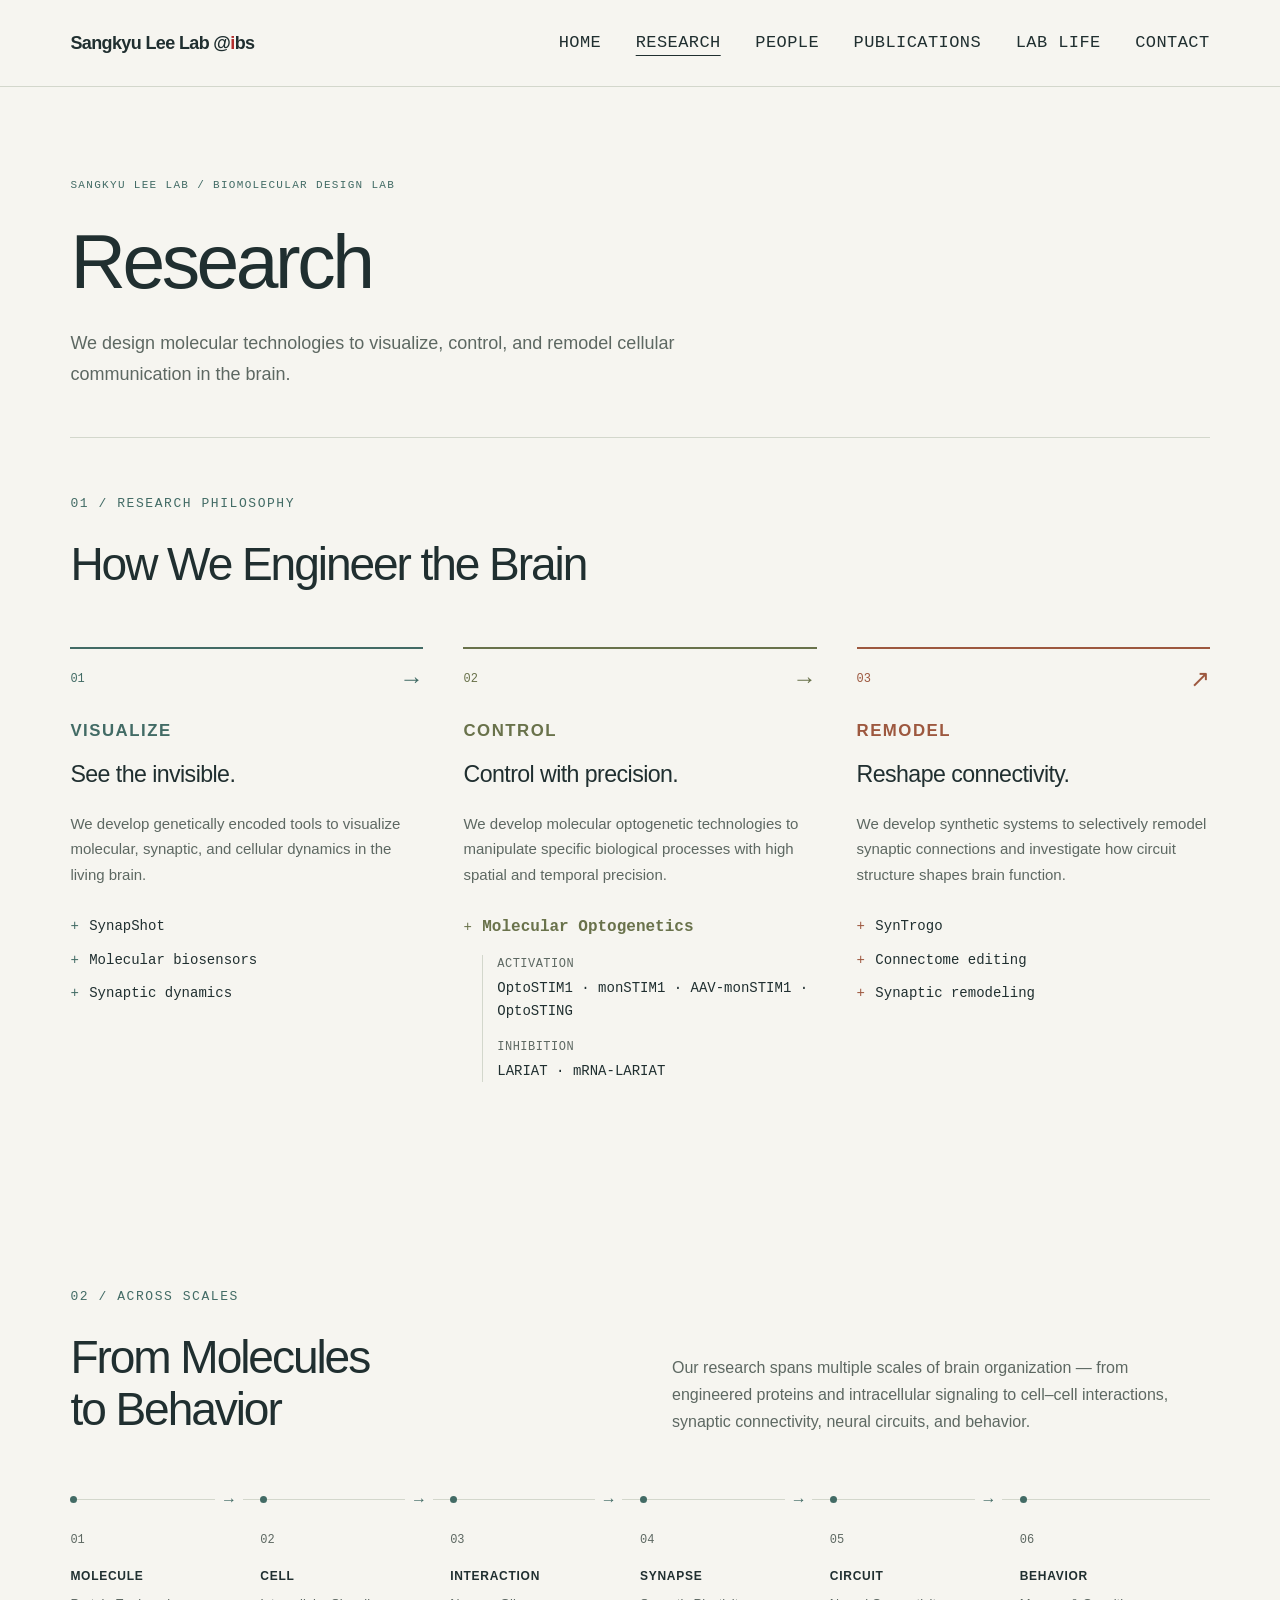
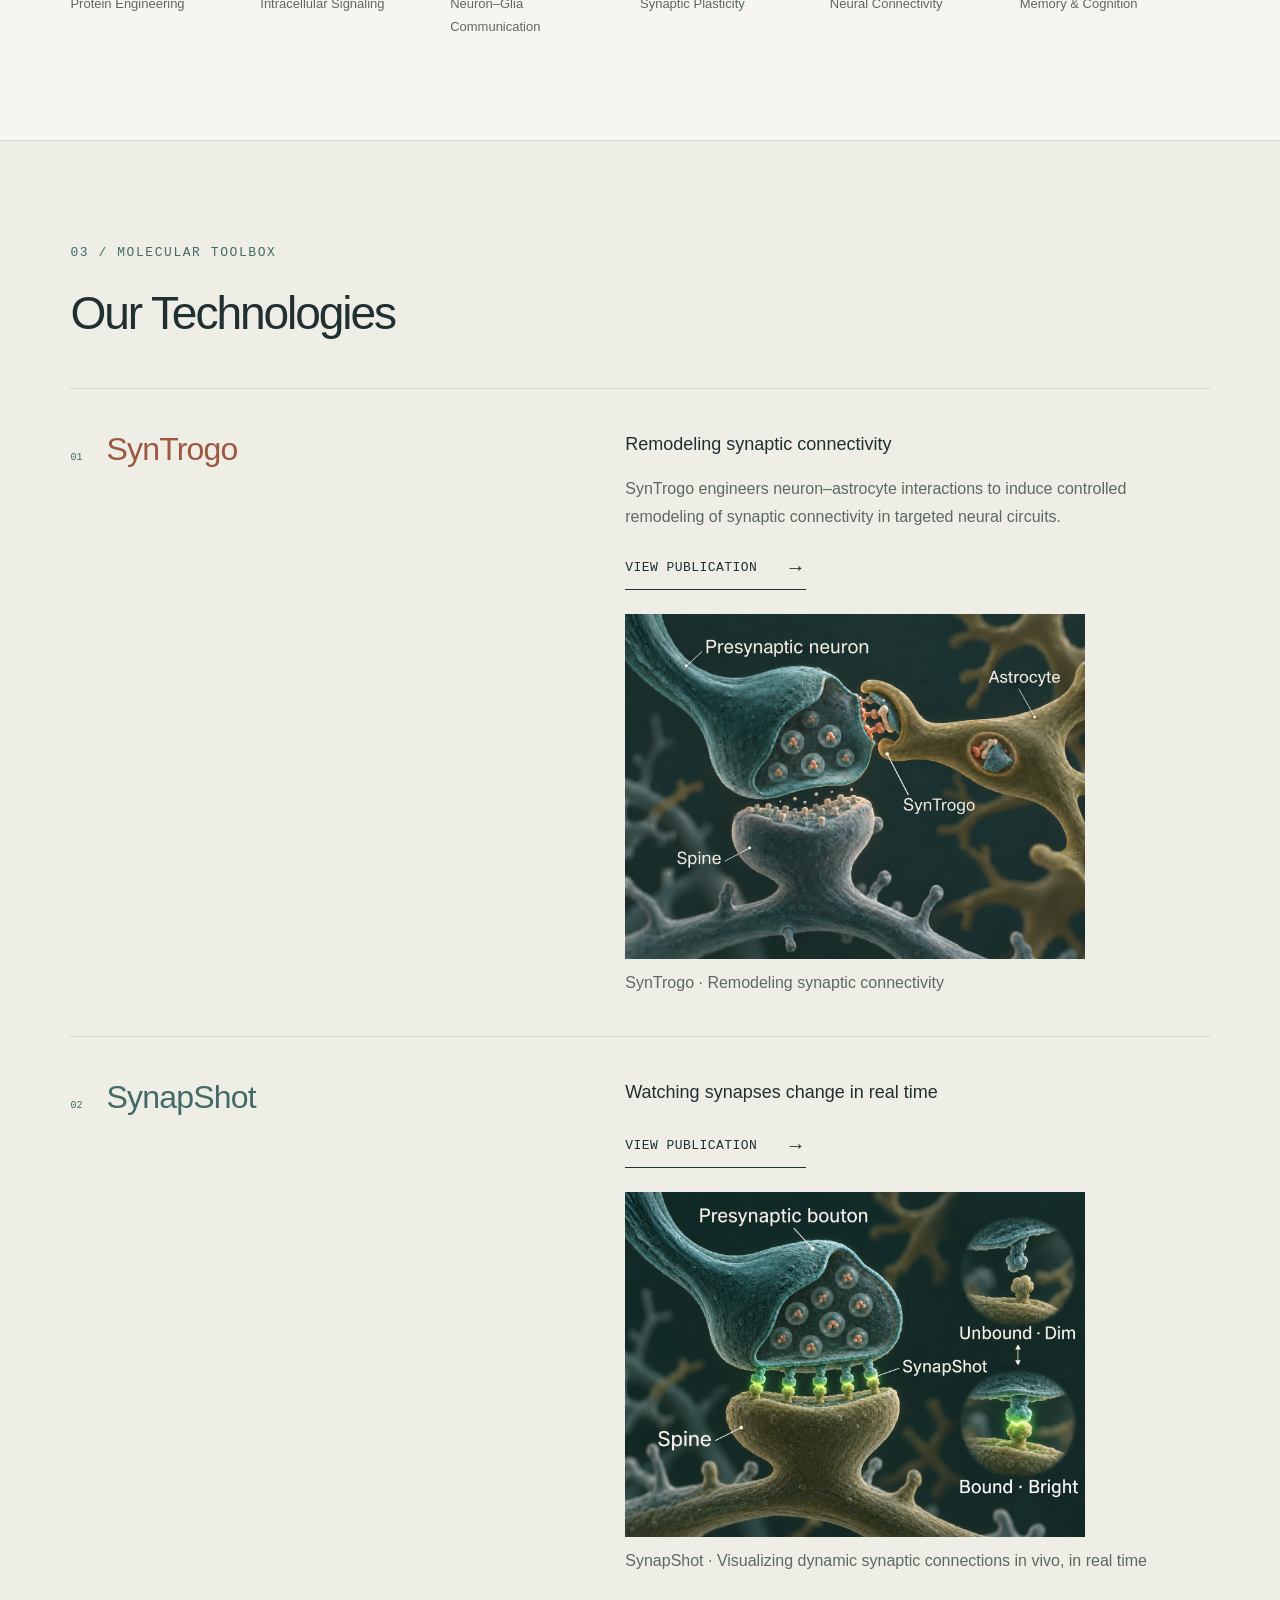
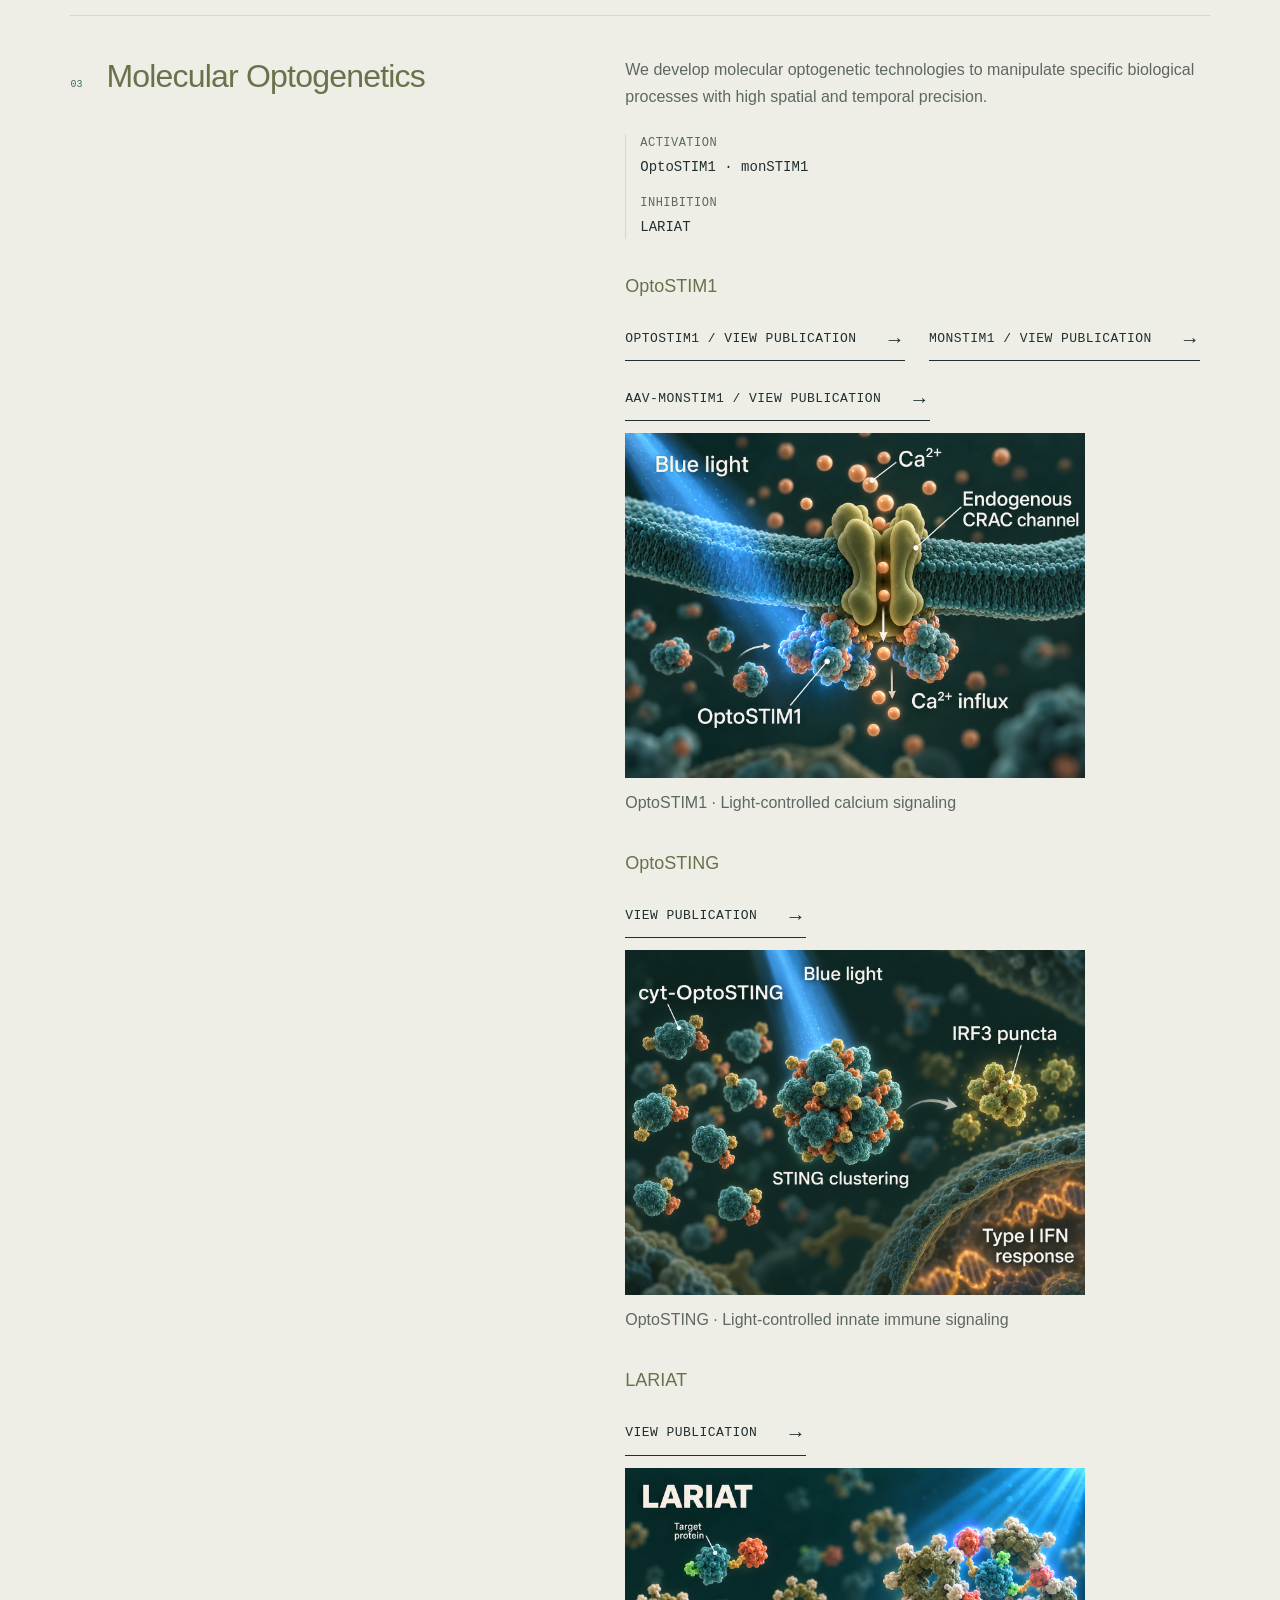
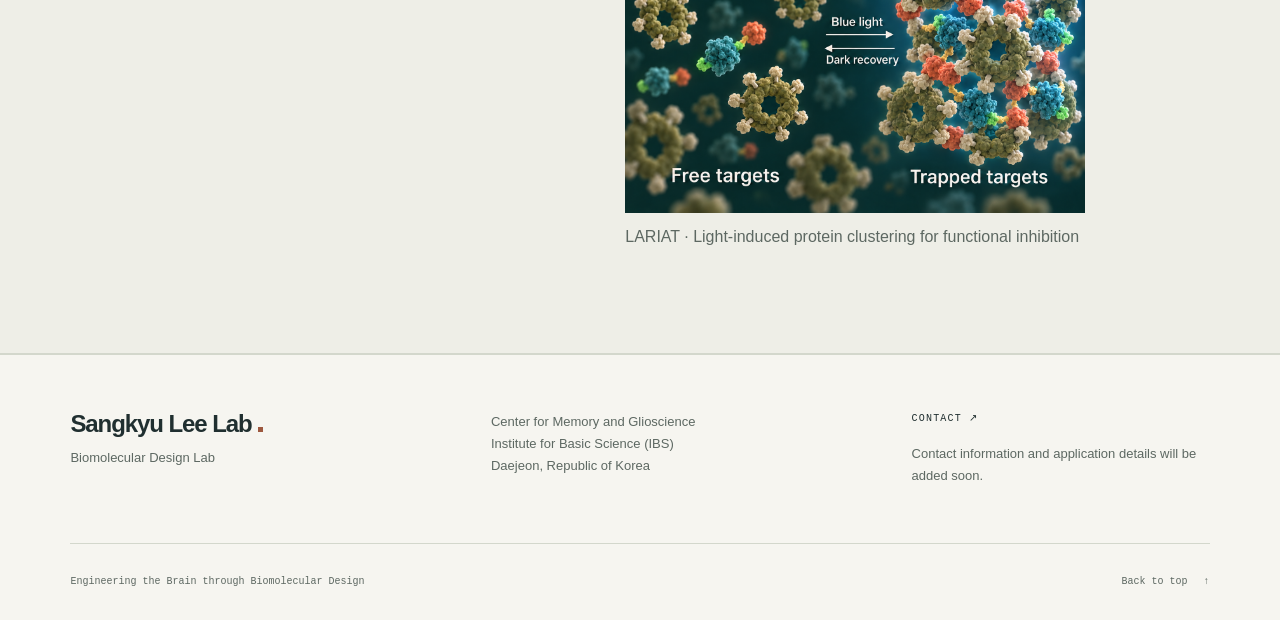
<file: research.html>
<!doctype html>
<html lang="en">
  <head>
    <meta charset="utf-8">
    <meta name="viewport" content="width=device-width, initial-scale=1">
    <meta name="description" content="Research at Sangkyu Lee Lab: visualize, control, and remodel cellular communication across biological scales.">
    <meta name="theme-color" content="#f6f5f0">
    <title>Research | Sangkyu Lee Lab</title>
    <link rel="stylesheet" href="css/style.css?v=20261030-ibs">
  </head>
  <body id="top">
    <a class="skip-link" href="#main-content">Skip to content</a>
    <header class="site-header">
      <div class="container header-inner">
        <a class="wordmark" href="index.html" aria-label="Sangkyu Lee Lab @ibs home"><span>Sangkyu Lee Lab @<span class="ibs-initial">i</span>bs</span></a>
        <nav aria-label="Main navigation">
          <ul class="nav-list">
            <li><a href="index.html">Home</a></li>
            <li><a href="research.html" aria-current="page">Research</a></li>
            <li><a href="people.html">People</a></li>
            <li><a href="publications.html">Publications</a></li>
            <li><a href="lab-life.html">Lab Life</a></li>
            <li><a href="contact.html">Contact</a></li>
          </ul>
        </nav>
      </div>
    </header>

    <main id="main-content" tabindex="-1">
      <header class="page-intro container">
        <p class="eyebrow section-label">Sangkyu Lee Lab / Biomolecular Design Lab</p>
        <h1>Research</h1>
        <p class="page-intro-description">We design molecular technologies to visualize, control, and remodel cellular communication in the brain.</p>
      </header>

      <section class="section research-section container" id="research" aria-labelledby="research-title">
        <p class="eyebrow section-label research-section-label">01 / Research philosophy</p><h2 id="research-title">How We Engineer the Brain</h2>
        <ol class="philosophy-list">
          <li class="philosophy-item visualize">
            <div class="concept-top"><span class="concept-number">01</span><span class="progress-arrow" aria-hidden="true">→</span></div>
            <h3>Visualize</h3><p class="concept-claim">See the invisible.</p>
            <p>We develop genetically encoded tools to visualize molecular, synaptic, and cellular dynamics in the living brain.</p>
            <ul class="example-list" aria-label="Visualize research areas"><li>SynapShot</li><li>Molecular biosensors</li><li>Synaptic dynamics</li></ul>
          </li>
          <li class="philosophy-item control">
            <div class="concept-top"><span class="concept-number">02</span><span class="progress-arrow" aria-hidden="true">→</span></div>
            <h3>Control</h3><p class="concept-claim">Control with precision.</p>
            <p>We develop molecular optogenetic technologies to manipulate specific biological processes with high spatial and temporal precision.</p>
            <ul class="example-list" aria-label="Control research area">
              <li>
                <div>
                  <h4 class="research-category">Molecular Optogenetics</h4>
                  <dl class="research-subcategories">
                    <div><dt>Activation</dt><dd>OptoSTIM1 · monSTIM1 · AAV-monSTIM1 · OptoSTING</dd></div>
                    <div><dt>Inhibition</dt><dd>LARIAT · mRNA-LARIAT</dd></div>
                  </dl>
                </div>
              </li>
            </ul>
          </li>
          <li class="philosophy-item remodel">
            <div class="concept-top"><span class="concept-number">03</span><span class="concept-end" aria-hidden="true">↗</span></div>
            <h3>Remodel</h3><p class="concept-claim">Reshape connectivity.</p>
            <p>We develop synthetic systems to selectively remodel synaptic connections and investigate how circuit structure shapes brain function.</p>
            <ul class="example-list" aria-label="Remodel research areas"><li>SynTrogo</li><li>Connectome editing</li><li>Synaptic remodeling</li></ul>
          </li>
        </ol>
      </section>

      <section class="section scales-section container" aria-labelledby="scales-title">
        <p class="eyebrow section-label research-section-label">02 / Across scales</p>
        <div class="section-heading-row"><h2 id="scales-title">From Molecules<br>to Behavior</h2><p>Our research spans multiple scales of brain organization — from engineered proteins and intracellular signaling to cell–cell interactions, synaptic connectivity, neural circuits, and behavior.</p></div>
        <ol class="scale-list">
          <li><span class="scale-index" aria-hidden="true">01</span><h3>Molecule</h3><p>Protein Engineering</p></li>
          <li><span class="scale-index" aria-hidden="true">02</span><h3>Cell</h3><p>Intracellular Signaling</p></li>
          <li><span class="scale-index" aria-hidden="true">03</span><h3>Interaction</h3><p>Neuron–Glia Communication</p></li>
          <li><span class="scale-index" aria-hidden="true">04</span><h3>Synapse</h3><p>Synaptic Plasticity</p></li>
          <li><span class="scale-index" aria-hidden="true">05</span><h3>Circuit</h3><p>Neural Connectivity</p></li>
          <li><span class="scale-index" aria-hidden="true">06</span><h3>Behavior</h3><p>Memory &amp; Cognition</p></li>
        </ol>
      </section>

      <section class="section technologies-section" id="technologies" aria-labelledby="technologies-title">
        <div class="container">
          <p class="eyebrow section-label research-section-label">03 / Molecular toolbox</p>
          <h2 id="technologies-title">Our Technologies</h2>
          <ol class="platform-list">
            <li class="platform-row" id="technology-syntrogo">
              <div class="platform-heading"><span class="technology-number" aria-hidden="true">01</span><h3>SynTrogo</h3></div>
              <div class="platform-copy">
                <p class="platform-summary">Remodeling synaptic connectivity</p>
                <p>SynTrogo engineers neuron–astrocyte interactions to induce controlled remodeling of synaptic connectivity in targeted neural circuits.</p>
                <a class="text-link" href="publications.html#publication-syntrogo">View publication <span aria-hidden="true">→</span></a>
                <figure class="research-figure">
                  <img src="images/research/SynTrogo.png" width="1448" height="1086" loading="lazy" decoding="async" alt="Conceptual illustration of SynTrogo; not experimental imaging data.">
                  <figcaption>SynTrogo · Remodeling synaptic connectivity</figcaption>
                </figure>
              </div>
            </li>
            <li class="platform-row" id="technology-synapshot">
              <div class="platform-heading"><span class="technology-number" aria-hidden="true">02</span><h3>SynapShot</h3></div>
              <div class="platform-copy">
                <p class="platform-summary">Watching synapses change in real time</p>
                <a class="text-link" href="publications.html#publication-synapshot">View publication <span aria-hidden="true">→</span></a>
                <figure class="research-figure">
                  <img src="images/research/SynapShot.png" width="1448" height="1086" loading="lazy" decoding="async" alt="Conceptual illustration of SynapShot; not experimental imaging data.">
                  <figcaption>SynapShot · Visualizing dynamic synaptic connections in vivo, in real time</figcaption>
                </figure>
              </div>
            </li>
            <li class="platform-row" id="technology-optogenetics">
              <div class="platform-heading"><span class="technology-number" aria-hidden="true">03</span><h3>Molecular Optogenetics</h3></div>
              <div class="platform-copy">
                <p>We develop molecular optogenetic technologies to manipulate specific biological processes with high spatial and temporal precision.</p>
                <dl class="research-subcategories">
                  <div><dt>Activation</dt><dd>OptoSTIM1 · monSTIM1</dd></div>
                  <div><dt>Inhibition</dt><dd>LARIAT</dd></div>
                </dl>
                <div class="research-figure-stack">
                  <section class="research-illustration" aria-labelledby="figure-optostim1">
                    <h4 id="figure-optostim1">OptoSTIM1</h4>
                    <div class="research-publication-links">
                      <a class="text-link" href="https://www.nature.com/articles/nbt.3350" target="_blank" rel="noopener noreferrer" aria-label="OptoSTIM1: view publication (opens in a new tab)">OptoSTIM1 / View publication <span aria-hidden="true">→</span></a>
                      <a class="text-link" href="https://www.nature.com/articles/s41467-019-14005-4" target="_blank" rel="noopener noreferrer" aria-label="monSTIM1: view publication (opens in a new tab)">monSTIM1 / View publication <span aria-hidden="true">→</span></a>
                      <a class="text-link" href="https://link.springer.com/article/10.1186/s13041-023-01061-7" target="_blank" rel="noopener noreferrer" aria-label="AAV-monSTIM1: view publication (opens in a new tab)">AAV-monSTIM1 / View publication <span aria-hidden="true">→</span></a>
                    </div>
                    <figure class="research-figure">
                  <img src="images/research/OptoSTIM1.png" width="1448" height="1086" loading="lazy" decoding="async" alt="Conceptual illustration of OptoSTIM1; not experimental imaging data.">
                  <figcaption>OptoSTIM1 · Light-controlled calcium signaling</figcaption>
                </figure>
                  </section>
                  <section class="research-illustration" aria-labelledby="figure-optosting">
                    <h4 id="figure-optosting">OptoSTING</h4>
                    <div class="research-publication-links">
                      <a class="text-link" href="https://www.sciencedirect.com/science/article/pii/S092540052301540X" target="_blank" rel="noopener noreferrer" aria-label="OptoSTING: view publication (opens in a new tab)">View publication <span aria-hidden="true">→</span></a>
                    </div>
                    <figure class="research-figure">
                  <img src="images/research/OptoSTING.png" width="1448" height="1086" loading="lazy" decoding="async" alt="Conceptual illustration of OptoSTING; not experimental imaging data.">
                  <figcaption>OptoSTING · Light-controlled innate immune signaling</figcaption>
                </figure>
                  </section>
                  <section class="research-illustration" aria-labelledby="figure-lariat">
                    <h4 id="figure-lariat">LARIAT</h4>
                    <div class="research-publication-links">
                      <a class="text-link" href="https://www.nature.com/articles/nmeth.2940" target="_blank" rel="noopener noreferrer" aria-label="LARIAT: view publication (opens in a new tab)">View publication <span aria-hidden="true">→</span></a>
                    </div>
                    <figure class="research-figure">
                  <img src="images/research/LARIAT.png" width="1448" height="1086" loading="lazy" decoding="async" alt="Conceptual illustration of LARIAT; not experimental imaging data.">
                  <figcaption>LARIAT · Light-induced protein clustering for functional inhibition</figcaption>
                </figure>
                  </section>
                </div>
              </div>
            </li>
          </ol>
        </div>
      </section>
    </main>

    <footer class="site-footer" id="site-footer" aria-labelledby="footer-title">
      <div class="container footer-grid">
        <div><h2 id="footer-title">Sangkyu Lee Lab<span class="brand-dot" aria-hidden="true"></span></h2><p>Biomolecular Design Lab</p></div>
        <address>Center for Memory and Glioscience<br>Institute for Basic Science (IBS)<br>Daejeon, Republic of Korea</address>
        <div class="footer-contact"><p class="eyebrow"><a href="contact.html">Contact <span aria-hidden="true">↗</span></a></p><p>Contact information and application details will be added soon.</p></div>
      </div>
      <div class="container footer-bottom"><p>Engineering the Brain through Biomolecular Design</p><a href="#top">Back to top <span aria-hidden="true">↑</span></a></div>
    </footer>
  </body>
</html>
</file>
<file: css/style.css>
/* 1. Design tokens and document defaults */
:root {
  color-scheme: light;
  --paper: #f6f5f0;
  --paper-deep: #eeeee7;
  --ink: #202f30;
  --muted: #5d6862;
  --line: #d3d7cc;
  --teal: #426b65;
  --clay: #9d583f;
  --lab-mark-size: 5px;
  --olive: #69724b;
  --dark: #203332;
  --font-sans: "Segoe UI", -apple-system, BlinkMacSystemFont, Arial, sans-serif;
  --font-mono: "SFMono-Regular", Consolas, "Liberation Mono", monospace;
  --page-gutter: clamp(1.25rem, 5.5vw, 6rem);
  --section-space: clamp(4.5rem, 8vw, 8rem);
  --anchor-offset: 7rem;
  font-family: var(--font-sans);
  color: var(--ink);
  background: var(--paper);
  font-synthesis: none;
}

*, *::before, *::after { box-sizing: border-box; }
html { scroll-behavior: smooth; scroll-padding-top: var(--anchor-offset); }
body { margin: 0; font-size: 1rem; line-height: 1.7; }
::selection { color: var(--paper); background: var(--teal); }
h1, h2, h3, p, figure, dl, dd { margin: 0; }
h1, h2, h3 { text-wrap: balance; }
h1, h2 { font-weight: 400; letter-spacing: -0.045em; line-height: 1.12; }
h2 { font-size: clamp(2.1rem, 3.6vw, 3.25rem); }
h3 { font-weight: 500; line-height: 1.3; }
p { text-wrap: pretty; }
a { color: inherit; text-decoration: none; }
a, summary { -webkit-tap-highlight-color: transparent; touch-action: manipulation; }
a:focus-visible, summary:focus-visible { outline: 2px solid var(--clay); outline-offset: 6px; }
svg { display: block; max-width: 100%; height: auto; }
sup { font-size: 0.7em; }

/* 2. Shared layout and typography */
.container { width: min(100% - var(--page-gutter) * 2, 1320px); margin-inline: auto; }
.section { padding-block: var(--section-space); }
.eyebrow { font-family: var(--font-mono); font-size: 0.6875rem; line-height: 1.6; font-weight: 400; letter-spacing: 0.12em; text-transform: uppercase; }
.section-label { margin-bottom: 1.5rem; color: var(--teal); }
.editorial-grid { display: grid; grid-template-columns: 0.95fr 1.05fr; gap: clamp(3rem, 8vw, 8rem); }
.prose p + p { margin-top: 1.25rem; }
.prose p { color: var(--muted); }
.text-link { display: inline-flex; align-items: center; justify-content: space-between; gap: 1.75rem; width: fit-content; min-height: 44px; padding-block: 0.65rem; border-bottom: 1px solid currentColor; font-family: var(--font-mono); font-size: 0.6875rem; font-weight: 500; line-height: 1.5; letter-spacing: 0.07em; text-transform: uppercase; transition: color 160ms ease; }
.text-link span, .button span { font-family: var(--font-sans); font-size: 1.25rem; font-weight: 400; line-height: 1; }
.text-link:hover { color: var(--clay); }
.button { display: inline-flex; align-items: center; justify-content: space-between; gap: 2rem; min-height: 48px; padding: 0.85rem 1.35rem; border: 1px solid transparent; font-family: var(--font-mono); font-size: 0.6875rem; line-height: 1.5; letter-spacing: 0.07em; text-transform: uppercase; transition: background-color 160ms ease, color 160ms ease; }
.button-dark { color: var(--paper); background: var(--ink); }
.button-dark:hover { background: var(--teal); }
.button-light { color: var(--dark); background: var(--paper); }
.button-light:hover { background: #d9e1d2; }
.button-row { display: flex; flex-wrap: wrap; align-items: center; gap: 1rem 1.75rem; margin-top: 2rem; }
.skip-link { position: fixed; top: 0.75rem; left: 1rem; z-index: 20; padding: 0.75rem 1rem; color: var(--paper); background: var(--ink); transform: translateY(-180%); }
.skip-link:focus { transform: translateY(0); }

/* 3. Header: all anchor links stay available without JavaScript */
.site-header { position: sticky; top: 0; z-index: 10; background: var(--paper); border-bottom: 1px solid var(--line); }
.header-inner { display: flex; align-items: center; justify-content: space-between; flex-wrap: wrap; gap: 0.25rem 2rem; min-height: 86px; }
.wordmark { display: inline-flex; align-items: baseline; gap: 0.4rem; padding-block: 0.5rem; font-size: 1.125rem; font-weight: 650; line-height: 1.5; letter-spacing: -0.035em; white-space: nowrap; }
/* The rust square marks the lab identity, its philosophy, and engineered interfaces. */
.brand-dot { display: inline-block; width: var(--lab-mark-size); height: var(--lab-mark-size); flex-shrink: 0; margin-left: 0.1rem; background: var(--clay); }
.nav-list { display: flex; flex-wrap: wrap; gap: clamp(1.1rem, 2.7vw, 2.5rem); margin: 0; padding: 0; list-style: none; }
.nav-list a { display: flex; align-items: center; min-height: 44px; font-family: var(--font-mono); font-size: 0.6875rem; letter-spacing: 0.055em; text-transform: uppercase; transition: color 160ms ease; }
.nav-list a:hover { color: var(--clay); }

/* 4. Hero and original cellular illustration */
.hero { display: flex; flex-direction: column; justify-content: space-between; min-height: calc(100vh - 86px); min-height: calc(100svh - 86px); }
.hero-layout { --figure-overlap: clamp(0rem, calc(8vw - 5rem), 3rem); flex: 1; display: grid; grid-template-columns: minmax(0, 1.7fr) minmax(0, 1fr); align-items: center; gap: 0; padding-block: clamp(3rem, 5vw, 5.5rem); }
.hero-copy { position: relative; z-index: 1; min-width: 0; }
.hero-copy > .eyebrow { display: flex; align-items: center; gap: 0.75rem; margin-bottom: 1.75rem; color: var(--muted); }
.tiny-line { width: 1.5rem; height: 1px; flex-shrink: 0; background: var(--teal); }
.hero h1 { font-size: clamp(3rem, 4.05vw, 4.125rem); line-height: 1.12; }
.headline-primary { display: block; }
.headline-secondary { display: block; color: var(--teal); }
.hero-description { max-width: 28rem; margin-top: 2rem; color: var(--muted); font-size: 1.0625rem; line-height: 1.7; }
.hero-copy > .text-link { margin-top: 1.5rem; }
.hero-figure { width: calc(100% + var(--figure-overlap)); min-width: 0; margin-left: calc(-1 * var(--figure-overlap)); padding-top: 4rem; }
.network-art { width: 100%; }
.hero-image {
  display: block;
  width: 100%;
  height: auto;
  -webkit-mask-image: linear-gradient(to right, transparent, #000 8%, #000 92%, transparent), linear-gradient(to bottom, transparent, #000 12%, #000 88%, transparent);
  mask-image: linear-gradient(to right, transparent, #000 8%, #000 92%, transparent), linear-gradient(to bottom, transparent, #000 12%, #000 88%, transparent);
  -webkit-mask-composite: source-in;
  mask-composite: intersect;
  -webkit-mask-repeat: no-repeat;
  mask-repeat: no-repeat;
}
.interface-mark { fill: var(--clay); }
.art-label { font-family: var(--font-mono); font-size: 9px; letter-spacing: 1px; }
figcaption { display: flex; gap: 0.75rem; align-items: baseline; color: var(--muted); font-family: var(--font-mono); font-size: 0.625rem; line-height: 1.6; }
.hero-figure figcaption { justify-content: center; margin-top: 0.5rem; }
.figure-index { flex-shrink: 0; letter-spacing: 0.05em; }
.hero-bottom { display: flex; justify-content: space-between; align-items: center; gap: 1.5rem; padding-block: 1.35rem; border-top: 1px solid var(--line); font-family: var(--font-mono); font-size: 0.625rem; line-height: 1.6; letter-spacing: 0.1em; text-transform: uppercase; }
.hero-philosophy { display: flex; flex-wrap: wrap; align-items: center; gap: 0.75rem 2.25rem; }
.philosophy-label { display: flex; align-items: center; gap: 0.65rem; color: var(--muted); font-size: 0.5625rem; }
.philosophy-label .brand-dot { margin: 0; }
.philosophy-sequence { display: flex; align-items: center; gap: clamp(0.65rem, 1.6vw, 1.5rem); font-size: 0.6875rem; letter-spacing: 0.1em; }
.philosophy-sequence .sequence-arrow { color: var(--clay); font-size: 1rem; line-height: 1; }
.hero-bottom a { display: flex; align-items: center; gap: 1rem; min-height: 44px; color: var(--muted); }

/* 5. Vision and Visualize → Control → Remodel progression */
.vision-section { background: var(--paper-deep); }
.vision-copy { padding-top: 2.5rem; }
.vision-copy .lead { color: var(--ink); font-size: 1.25rem; line-height: 1.65; }
.philosophy-list { display: grid; grid-template-columns: repeat(3, minmax(0, 1fr)); gap: 2.5rem; margin: 3.5rem 0 0; padding: 0; list-style: none; }
.philosophy-item { --concept-color: var(--teal); display: flex; flex-direction: column; border-top: 2px solid var(--concept-color); padding-top: 1.15rem; }
.philosophy-item.control { --concept-color: var(--olive); }
.philosophy-item.remodel { --concept-color: var(--clay); }
.concept-top { display: flex; justify-content: space-between; align-items: center; margin-bottom: 1.8rem; color: var(--concept-color); }
.concept-number { font-family: var(--font-mono); font-size: 0.75rem; }
.progress-arrow, .concept-end { font-size: 1.5rem; line-height: 1; }
.philosophy-item h3 { color: var(--concept-color); font-size: 1.05rem; font-weight: 600; letter-spacing: 0.09em; text-transform: uppercase; }
.philosophy-item .concept-claim { margin-top: 0.85rem; margin-bottom: 1rem; color: var(--ink); font-size: 1.45rem; letter-spacing: -0.025em; }
.philosophy-item > p { color: var(--muted); font-size: 0.9375rem; }
.example-list { display: flex; flex-direction: column; gap: 0.6rem; margin: 1.75rem 0 0; padding: 0; list-style: none; }
.example-list li { display: flex; align-items: baseline; gap: 0.65rem; font-family: var(--font-mono); font-size: 0.875rem; }
.example-list li::before { content: "+"; color: var(--concept-color); }
.research-category { margin: 0; color: var(--concept-color); font-size: 1rem; font-weight: 600; line-height: 1.5; }
.research-subcategories { display: grid; gap: 1rem; margin-top: 1rem; padding-left: 0.875rem; border-left: 1px solid var(--line); }
.research-subcategories dt { color: var(--muted); font-size: 0.75rem; line-height: 1.5; letter-spacing: 0.04em; text-transform: uppercase; }
.research-subcategories dd { margin-top: 0.25rem; font-size: 0.875rem; line-height: 1.6; }

/* 6. Featured SynTrogo research */
.featured-section { color: var(--paper); background: var(--dark); }
.featured-section .section-label { color: #bbccb9; }
.featured-section h2 { max-width: 55rem; font-size: clamp(2.4rem, 4.5vw, 4.5rem); }
.featured-section h2 span { color: #b3c5a5; }
.featured-grid { display: grid; grid-template-columns: 1.2fr 1fr; gap: clamp(2.5rem, 6vw, 6rem); align-items: center; margin-top: 3.5rem; }
.synapse-figure { min-width: 0; }
.synapse-figure svg { width: 100%; }
.synapse-figure figcaption { margin-top: 1.5rem; color: #b6c4ba; }
.schematic-label { font-family: var(--font-mono); font-size: 11px; letter-spacing: 0.6px; }
.featured-copy h3 { margin-bottom: 1.5rem; font-size: 1.5rem; letter-spacing: -0.025em; }
.featured-copy h3 span { display: block; margin-top: 0.3rem; color: #b3c5a5; }
.featured-copy p { color: #c6d1c8; font-size: 0.9375rem; }
.featured-copy .link-note { margin-top: 1rem; color: #b6c4ba; font-size: 0.75rem; }
.featured-section .text-link:hover { color: #dfb194; }
.featured-section a:focus-visible { outline-color: #dfb194; }

/* 7. Biological scales */
.section-heading-row { display: grid; grid-template-columns: 1fr 1fr; gap: 4rem; align-items: end; }
.section-heading-row > p { max-width: 36rem; color: var(--muted); }
.scale-list { display: grid; grid-template-columns: repeat(6, minmax(0, 1fr)); margin: 4rem 0 0; padding: 0; list-style: none; }
.scale-list li { position: relative; border-top: 1px solid var(--line); padding: 1.5rem 1.25rem 0 0; }
.scale-list li::before { content: ""; position: absolute; top: -4px; left: 0; width: 7px; height: 7px; border-radius: 50%; background: var(--teal); }
.scale-list li:not(:last-child)::after { content: "→"; position: absolute; right: 1.1rem; top: -0.9rem; padding-inline: 0.35rem; color: var(--teal); background: var(--paper); font-size: 1rem; }
.scale-index { color: var(--muted); font-family: var(--font-mono); font-size: 0.625rem; }
.scale-list h3 { margin-top: 1.1rem; font-size: 0.75rem; font-weight: 600; letter-spacing: 0.06em; text-transform: uppercase; }
.scale-list p { max-width: 10rem; margin-top: 0.55rem; color: var(--muted); font-size: 0.8125rem; }

/* 8. Editorial technology and publication lists */
.technologies-section { border-block: 1px solid var(--line); background: var(--paper-deep); }
.technology-list > div { padding-block: 1.6rem; border-top: 1px solid #c7cdbf; }
.technology-list > div:first-child { padding-top: 0; border-top: 0; }
.technology-list > div:last-child { padding-bottom: 0; }
.technology-list dt { display: flex; gap: 1.5rem; align-items: baseline; font-size: clamp(1.1rem, 2vw, 1.5rem); line-height: 1.4; letter-spacing: -0.025em; }
.technology-number { width: 1.25rem; flex-shrink: 0; color: var(--teal); font-family: var(--font-mono); font-size: 0.625rem; letter-spacing: 0; }
.technology-list dd { margin-top: 0.45rem; margin-left: 2.75rem; color: var(--muted); font-size: 0.875rem; }
.publication-note { margin-top: 1rem; color: var(--muted); font-size: 0.8125rem; }
/* Keep the archive controls visible while the document's publication list scrolls. */
.publication-document { --publication-header-height: 87px; --publication-toolbar-height: 280px; scroll-padding-top: calc(var(--publication-header-height) + var(--publication-toolbar-height) + 20px); }
.publication-toolbar { position: sticky; top: var(--publication-header-height); z-index: 5; padding-top: 1rem; background: var(--paper); }
.publications-section .book-chapters-section { padding-block: var(--section-space) 0; }
.publication-years { display: flex; flex-wrap: wrap; gap: 0.25rem 1.5rem; margin-top: 1.75rem; padding-block: 1rem; border-block: 1px solid var(--line); }
.publication-years a { display: inline-flex; align-items: center; min-height: 44px; color: var(--teal); font-family: var(--font-mono); font-size: 0.875rem; }
.publication-years a:hover { color: var(--clay); text-decoration: underline; text-underline-offset: 0.3em; }
.publication-year-group { display: grid; grid-template-columns: 5rem minmax(0, 1fr); gap: 2rem; margin-top: 3rem; }
.publication-year-heading { margin: 0; padding-top: 1.6rem; color: var(--teal); font-family: var(--font-mono); font-size: 1.125rem; font-weight: 400; line-height: 1.5; }
.citation-list { margin: 0; padding: 0; list-style: none; }
.citation-list > li { display: grid; grid-template-columns: 2rem minmax(0, 1fr); gap: 1rem; padding-block: 1.5rem; border-top: 1px solid var(--line); }
.citation-list > li:last-child { border-bottom: 1px solid var(--line); }
.citation-number { padding-top: 0.25rem; color: var(--muted); font-family: var(--font-mono); font-size: 0.8125rem; }
.citation-content h4 { margin: 0; font-size: 1.1875rem; font-weight: 500; letter-spacing: -0.015em; line-height: 1.5; overflow-wrap: anywhere; }
.citation-content h4 a { text-decoration: underline; text-decoration-color: var(--line); text-decoration-thickness: 1px; text-underline-offset: 0.2em; }
.citation-content h4 a:hover { color: var(--teal); text-decoration-color: currentColor; }
.citation-authors { margin-top: 0.75rem; color: var(--muted); font-size: 0.9375rem; line-height: 1.75; }
.citation-journal { margin-top: 0.45rem; color: var(--teal); font-size: 0.9375rem; }
.citation-note { margin-top: 0.75rem; color: var(--clay); font-family: var(--font-mono); font-size: 0.8125rem; }
#publication-syntrogo .citation-note .text-link { font-size: 0.9375rem; }
.book-chapters-section { padding-top: 0; }
.publication-list { margin: 2.5rem 0 1.75rem; padding: 0; list-style: none; }
.publication-list li { display: grid; grid-template-columns: 4rem 1.5fr 0.85fr 7.5rem; gap: 2rem; align-items: baseline; border-top: 1px solid var(--line); padding-block: 1.75rem; }
.publication-list li:last-child { border-bottom: 1px solid var(--line); }
.publication-year { color: var(--teal); font-family: var(--font-mono); font-size: 0.8125rem; }
.publication-list h3 { font-size: 1.125rem; line-height: 1.45; letter-spacing: -0.02em; }
.publication-list p { color: var(--muted); font-size: 0.875rem; font-style: italic; }
.publication-status { color: var(--muted); font-family: var(--font-mono); font-size: 0.625rem; }
.placeholder-details summary { cursor: pointer; list-style: none; }
.placeholder-details summary::-webkit-details-marker { display: none; }
.placeholder-details summary::marker { content: ""; }
.placeholder-details > p { max-width: 36rem; margin-top: 1rem; padding-left: 1rem; border-left: 2px solid var(--line); color: var(--muted); font-size: 0.875rem; }
.placeholder-details[open] summary span { transform: rotate(90deg); }
#technology-syntrogo:target, #publication-syntrogo:target { outline: 2px solid var(--teal); outline-offset: 8px; }

/* 9. Team, recruitment, and footer */
.pi-grid { display: grid; grid-template-columns: minmax(0, 0.65fr) minmax(0, 1.6fr); gap: clamp(2.5rem, 6vw, 6rem); align-items: start; }
.pi-portrait { max-width: 22rem; }
.pi-copy .section-label { font-size: 0.8125rem; letter-spacing: 0.055em; }
.pi-position { margin-top: 1.25rem; color: var(--teal); font-size: 1.125rem; font-weight: 500; }
.pi-affiliation { margin-top: 0.4rem; color: var(--muted); }
.pi-bio { max-width: 46rem; margin-top: 1.5rem; color: var(--muted); }
.pi-background { display: grid; grid-template-columns: 1fr 1.25fr; gap: 2rem; margin-top: 2rem; padding-top: 1.5rem; border-top: 1px solid var(--line); }
.pi-background h3 { font-size: 1rem; }
.pi-timeline { margin-top: 1.25rem; }
.pi-timeline > div + div { margin-top: 1rem; }
.pi-timeline dt { color: var(--teal); font-family: var(--font-mono); font-size: 0.8125rem; }
.pi-timeline dd { margin-top: 0.25rem; font-size: 0.9375rem; }
.pi-timeline dd span { display: block; color: var(--muted); font-size: 0.875rem; }
.member-profile h3 { font-size: 1.125rem; }
.member-role { margin-top: 0.5rem; color: var(--teal); font-size: 0.875rem; font-weight: 500; }
.member-research { margin-top: 0.75rem; color: var(--muted); font-size: 0.875rem; font-weight: 400; line-height: 1.65; }
.alumni-list { margin: 0; padding: 0; list-style: none; }
.alumni-list li { display: flex; flex-wrap: wrap; justify-content: space-between; gap: 0.25rem 1.5rem; padding-block: 1rem; border-top: 1px solid var(--line); }
.alumni-list li:last-child { border-bottom: 1px solid var(--line); }
.alumni-list li span:last-child { color: var(--muted); font-size: 0.875rem; }
.team-section { background: var(--paper-deep); }
.member-introduction > p { color: var(--muted); }
.member-grid { display: grid; grid-template-columns: repeat(4, minmax(0, 1fr)); gap: 3rem 2rem; margin: 3rem 0 0; padding: 0; list-style: none; }
.member-portrait { display: block; width: 100%; height: auto; aspect-ratio: 4 / 5; object-fit: cover; object-position: center top; background: var(--paper); }
.member-profile figcaption { display: block; margin-top: 1rem; padding-top: 0.75rem; border-top: 1px solid var(--line); color: var(--ink); font-family: var(--font-sans); font-size: 1.125rem; font-weight: 500; line-height: 1.5; }
.team-grid { display: grid; grid-template-columns: 1.15fr 1fr; gap: clamp(3rem, 7vw, 7rem); align-items: center; }
.team-photo-placeholder { position: relative; display: grid; place-items: center; width: 100%; min-width: 0; min-height: 370px; aspect-ratio: 4 / 3; padding: 2rem; border: 1px solid #ccd2c5; background: #e3e7dd; text-align: center; }
.photo-placeholder-content { display: flex; flex-direction: column; align-items: center; gap: 1.5rem; }
.photo-placeholder-content .eyebrow { color: var(--teal); }
.photo-title { color: #526654; font-size: clamp(1.75rem, 2.6vw, 2.5rem); letter-spacing: -0.035em; line-height: 1.2; }
.photo-note { color: #596651; font-family: var(--font-mono); font-size: 0.625rem; line-height: 1.7; }
.photo-corner { position: absolute; width: 1.5rem; height: 1.5rem; border-color: #9baa94; border-style: solid; }
.corner-top { top: 1.25rem; left: 1.25rem; border-width: 1px 0 0 1px; }
.corner-bottom { right: 1.25rem; bottom: 1.25rem; border-width: 0 1px 1px 0; }
.team-copy > p:not(.eyebrow) { margin-top: 1.5rem; color: var(--muted); }
.team-copy .placeholder-details { margin-top: 1.5rem; }
.join-section h2 { max-width: 60rem; font-size: clamp(2.5rem, 5vw, 4.75rem); }
.join-section h2 span { color: var(--teal); }
.join-bottom { display: flex; justify-content: space-between; align-items: end; gap: 3rem; margin-top: 2rem; }
.join-bottom > p { max-width: 35rem; color: var(--muted); }
.join-bottom > .button { flex-shrink: 0; }
.site-footer { padding-top: 3.5rem; border-top: 1px solid var(--line); }
.footer-grid { display: grid; grid-template-columns: 1fr 1fr 0.8fr; gap: 3rem; padding-bottom: 3.5rem; }
.footer-grid h2 { margin-bottom: 0.6rem; font-size: 1.5rem; font-weight: 600; }
.footer-grid .brand-dot { margin-left: 0.4rem; }
.footer-grid p, .footer-grid address { color: var(--muted); font-size: 0.8125rem; font-style: normal; }
.footer-contact .eyebrow { margin-bottom: 0.75rem; color: var(--ink); font-size: 0.625rem; }
.footer-bottom { display: flex; align-items: center; justify-content: space-between; gap: 2rem; border-top: 1px solid var(--line); padding-block: 1rem; color: var(--muted); font-family: var(--font-mono); font-size: 0.625rem; }
.footer-bottom a { display: inline-flex; align-items: center; gap: 1rem; min-height: 44px; white-space: nowrap; }

/* 10. Interior pages: shared navigation, introductions, and editorial content */
.nav-list a[aria-current="page"] { text-decoration: underline; text-decoration-thickness: 1px; text-underline-offset: 0.45em; }
.page-intro { padding-block: clamp(4rem, 7vw, 6.5rem) 3rem; border-bottom: 1px solid var(--line); }
.page-intro h1 { font-size: clamp(3rem, 6vw, 5rem); }
.page-intro-description { max-width: 42rem; margin-top: 1.5rem; color: var(--muted); font-size: 1.125rem; }
.page-intro + .section { padding-top: 3.5rem; }
.platform-list { margin: 3rem 0 0; padding: 0; list-style: none; }
.platform-row { display: grid; grid-template-columns: 0.9fr 1.1fr; gap: clamp(2rem, 6vw, 6rem); padding-block: 2.5rem; border-top: 1px solid var(--line); }
.platform-row:last-child { padding-bottom: 0; }
.platform-heading { display: flex; align-items: baseline; gap: 1rem; }
.platform-heading h3 { font-size: clamp(1.5rem, 2.5vw, 2rem); font-weight: 400; letter-spacing: -0.025em; }
#technology-syntrogo .platform-heading h3 { color: var(--clay); }
#technology-synapshot .platform-heading h3 { color: var(--teal); }
#technology-optogenetics .platform-heading h3 { color: var(--olive); }
.platform-copy > p { color: var(--muted); }
.platform-copy > p + p { margin-top: 1rem; }
.platform-copy .platform-summary { color: var(--ink); font-size: 1.125rem; }
.platform-copy .text-link { margin-top: 1rem; font-size: 0.8125rem; letter-spacing: 0.035em; }
.platform-copy .research-subcategories { margin-top: 1.5rem; font-family: var(--font-mono); }
.platform-row:target, #publication-synapshot:target { outline: 2px solid var(--teal); outline-offset: 8px; }
.profile-placeholder { margin-top: 2rem; padding-top: 1.5rem; border-top: 1px solid var(--line); }
.profile-placeholder h3 { font-size: 1rem; }
.profile-placeholder p { margin-top: 0.5rem; color: var(--muted); font-size: 0.875rem; }
.contact-lab-name { margin-top: 1rem; color: var(--muted); font-size: 1.125rem; }
.contact-information address { font-size: 1.125rem; font-style: normal; line-height: 1.9; }
.contact-note { margin-top: 2rem; padding-top: 1.5rem; border-top: 1px solid var(--line); color: var(--muted); font-size: 0.875rem; }
.contact-join { background: var(--paper-deep); }
.contact-join .editorial-grid > p { align-self: center; color: var(--muted); }
.footer-contact a { display: inline-block; padding-bottom: 0.25rem; }
.footer-contact a:hover { text-decoration: underline; text-underline-offset: 0.3em; }

/* 11. Lab Life: real image slots and captions, with no invented events */
.gallery-introduction { max-width: 38rem; margin-top: 1.25rem; color: var(--muted); }
.gallery-grid { display: grid; grid-template-columns: repeat(3, minmax(0, 1fr)); gap: 3rem 2rem; margin-top: 3rem; }
.gallery-placeholder, .gallery-image { width: 100%; aspect-ratio: 4 / 3; }
.gallery-placeholder { position: relative; display: grid; place-items: center; padding: 1.5rem; border: 1px solid var(--line); background: var(--paper-deep); color: var(--muted); font-family: var(--font-mono); font-size: 0.75rem; text-align: center; }
.gallery-index { position: absolute; top: 1rem; left: 1rem; color: var(--teal); }
.gallery-placeholder .brand-dot { position: absolute; right: 1rem; bottom: 1rem; }
.gallery-image { display: block; height: auto; object-fit: cover; }
.gallery-event { margin-top: 3rem; margin-bottom: 4rem; }
.gallery-event > h3 { font-size: 1.5rem; }
.gallery-event .gallery-grid { margin-top: 1.5rem; align-items: start; }
.gallery-event .gallery-image { aspect-ratio: auto; }
.gallery-caption { display: block; margin-top: 1rem; font-family: var(--font-sans); font-size: 0.875rem; }
.gallery-caption h3 { color: var(--ink); font-size: 1.125rem; }
.gallery-caption p { margin-top: 0.4rem; color: var(--muted); }

/* 12. Responsive layouts */
@media (min-width: 761px) {
  /* Lift the composition into the upper hero while leaving its bottom bar in place. */
  .hero-copy, .hero-figure { transform: translateY(-100px); }
  .hero-figure .network-art { transform: scale(1.12); transform-origin: center; }

  /* Desktop reading sizes; preserve the existing layout, gaps, and margins. */
  .nav-list a { font-size: 17px; letter-spacing: 0.025em; }
  .hero-copy > .eyebrow { font-size: 14px; line-height: 1.1rem; letter-spacing: 0.06em; }
  .hero-copy > .text-link { font-size: 14px; letter-spacing: 0.035em; }
  .hero-figure figcaption { font-size: 12px; line-height: 1rem; letter-spacing: -0.01em; }
  .hero-figure .figure-index { letter-spacing: 0.025em; }

  /* Counter the SVG viewBox and 1.12 scale so labels render at 12px on screen. */
  .hero-figure { container-type: inline-size; }
  .hero-figure .network-art { overflow: visible; }
  .hero-figure .art-label {
    font-size: clamp(13px, calc(52px - 2.7vw), 28px);
    font-size: calc(12px * 600 / (100cqw / 1px) / 1.12);
    letter-spacing: -0.04em;
  }
}

@media (min-width: 1600px) {
  .hero { min-height: min(100svh - 86px, 1000px); }
}

@media (max-width: 1000px) {
  .pi-background { grid-template-columns: 1fr; }
  .member-grid { grid-template-columns: repeat(2, minmax(0, 1fr)); }
  .gallery-grid { grid-template-columns: repeat(2, minmax(0, 1fr)); }
  .hero h1 { font-size: clamp(2.5rem, 4.65vw, 3rem); }
  .hero-description { font-size: 1rem; }
  .editorial-grid { gap: 3rem; }
  .philosophy-list { gap: 1.5rem; }
  .featured-grid { grid-template-columns: 1fr 1fr; gap: 2.5rem; }
  .section-heading-row { gap: 2.5rem; }
  .scale-list h3 { font-size: 0.625rem; }
  .scale-list p { font-size: 0.75rem; }
  .publication-list li { grid-template-columns: 3rem 1.5fr 1fr; gap: 1.5rem; }
  .publication-status { grid-column: 2 / -1; }
  .team-grid { gap: 2.5rem; }
  .team-photo-placeholder { min-height: 320px; }
}

@media (max-width: 760px) {
  .publication-year-group { grid-template-columns: 1fr; gap: 1rem; }
  .publication-year-heading { padding-top: 0; }
  .citation-list > li { grid-template-columns: 1.5rem minmax(0, 1fr); gap: 0.75rem; }
  .citation-content h4 { font-size: 1.0625rem; }
  .pi-grid { grid-template-columns: 1fr; }
  .platform-row { grid-template-columns: 1fr; gap: 1.25rem; }
  :root { --anchor-offset: 8.5rem; }
  .header-inner { flex-direction: column; align-items: flex-start; justify-content: center; gap: 0.25rem; padding-top: 0.6rem; padding-bottom: 0.35rem; }
  .wordmark { font-size: 1rem; padding: 0; }
  .header-inner nav { width: 100%; }
  .nav-list { display: grid; grid-template-columns: repeat(3, max-content); justify-content: space-between; gap: 0 0.5rem; }
  .nav-list a { font-size: 0.75rem; letter-spacing: 0; }
  .hero { min-height: auto; }
  .hero-layout { grid-template-columns: 1fr; gap: 1.5rem; padding-top: 3rem; padding-bottom: 2rem; }
  .hero h1 { max-width: 38rem; font-size: clamp(2.5rem, 7.2vw, 3.75rem); }
  .hero-description { max-width: 30rem; }
  .hero-figure { width: 100%; max-width: 440px; margin-inline: auto; padding-top: 0; }
  .hero-bottom { flex-wrap: wrap; gap: 0.25rem 1.5rem; }
  .hero-philosophy { flex-direction: column; align-items: flex-start; gap: 0.65rem; }
  .editorial-grid, .featured-grid, .section-heading-row, .team-grid { grid-template-columns: 1fr; gap: 2.5rem; }
  .vision-copy { padding-top: 0; }
  .philosophy-list { grid-template-columns: 1fr; gap: 2.75rem; }
  .philosophy-item { display: grid; grid-template-columns: 1fr; }
  .concept-top { margin-bottom: 1.25rem; }
  .progress-arrow { transform: rotate(90deg); }
  .example-list { margin-top: 1.5rem; }
  .featured-grid { margin-top: 2.5rem; }
  .synapse-figure { max-width: 560px; }
  .featured-copy h3 span { display: inline; }
  .scale-list { grid-template-columns: 1fr; margin-top: 3rem; margin-left: 0.25rem; }
  .scale-list li { display: grid; grid-template-columns: 2rem 1fr; gap: 0 1rem; padding: 0 0 2.25rem 1.75rem; border-top: 0; border-left: 1px solid var(--line); }
  .scale-list li:last-child { padding-bottom: 0; border-left-color: transparent; }
  .scale-list li::before { top: 0.6rem; left: -4px; }
  .scale-list li:not(:last-child)::after { content: "↓"; top: auto; right: auto; left: -0.5rem; bottom: 0.65rem; padding: 0.15rem; line-height: 1; }
  .scale-index { align-self: center; }
  .scale-list h3 { margin: 0; font-size: 0.8125rem; }
  .scale-list p { grid-column: 2; max-width: none; margin-top: 0.35rem; font-size: 0.875rem; }
  .publication-list li { grid-template-columns: 2.75rem 1fr; gap: 0.6rem 1rem; }
  .publication-list p, .publication-status { grid-column: 2; }
  .publication-list h3 { font-size: 1.0625rem; }
  .team-photo-placeholder { order: 2; min-height: 300px; aspect-ratio: 3 / 2; }
  .join-bottom { flex-direction: column; align-items: flex-start; gap: 1.75rem; }
  .join-section h2 br { display: none; }
  .footer-grid { grid-template-columns: 1fr 1fr; gap: 2rem; }
  .footer-contact { grid-column: 1 / -1; max-width: 24rem; }
}

@media (max-width: 380px) {
  .nav-list { gap: 0.35rem; }
  .nav-list a { font-size: 0.6875rem; }
  .hero-copy > .eyebrow { font-size: 0.5625rem; }
  .hero h1 { font-size: 2.25rem; }
  .hero-bottom { font-size: 0.5625rem; }
  .footer-grid { grid-template-columns: 1fr; }
  .footer-bottom { align-items: flex-start; gap: 1rem; }
}

@media (max-width: 540px) {
  .member-grid { grid-template-columns: 1fr; gap: 2.5rem; }
  .member-profile { max-width: 22rem; margin-inline: auto; }
  .gallery-grid { grid-template-columns: 1fr; }
}

/* 13. Motion preferences: no animated figures or scroll reveals */
/* On small or short screens, keep just the year navigation pinned to leave reading room. */
@media (max-width: 760px), (max-height: 650px) {
  .publication-toolbar { display: contents; }
  .publication-toolbar .publication-years { position: sticky; top: var(--publication-header-height); z-index: 5; flex-wrap: nowrap; overflow-x: auto; background: var(--paper); }
  .publication-toolbar .publication-years a { flex-shrink: 0; }
}

@media (prefers-reduced-motion: reduce) {
  html { scroll-behavior: auto; }
  *, *::before, *::after { transition: none !important; }
}

/* Keep portrait centers crisp while blending only their outer edges. */
.member-portrait {
  -webkit-mask-image: linear-gradient(to right, transparent, #000 5%, #000 95%, transparent), linear-gradient(to bottom, transparent, #000 4%, #000 96%, transparent);
  mask-image: linear-gradient(to right, transparent, #000 5%, #000 95%, transparent), linear-gradient(to bottom, transparent, #000 4%, #000 96%, transparent);
  -webkit-mask-composite: source-in;
  mask-composite: intersect;
  -webkit-mask-repeat: no-repeat;
  mask-repeat: no-repeat;
}

/* Reading sizes for the three requested Research labels and scale numbers. */
.research-section-label { font-size: 0.8125rem; }
.scale-index { font-size: 0.75rem; }

.experience-toggle { margin-top: 1rem; min-height: 44px; padding: 0.5rem 1rem; border: 1px solid var(--teal); background: transparent; color: var(--teal); font: inherit; font-size: 0.875rem; cursor: pointer; }
.experience-toggle:hover { background: var(--paper-deep); }
.experience-toggle:focus-visible { outline: 2px solid var(--clay); outline-offset: 4px; }

/* Preserve the complete research illustrations and their embedded labels. */
.platform-copy { min-width: 0; }
.research-figure { margin-top: 1.5rem; }
.research-figure img { display: block; width: 100%; height: auto; }
.research-figure figcaption { margin-top: 0.65rem; font-family: var(--font-sans); font-size: 1rem; font-weight: 400; line-height: 1.7; overflow-wrap: anywhere; }
.research-figure-stack { display: grid; gap: 2rem; margin-top: 2rem; }
.research-illustration h4 { margin: 0; color: var(--olive); font-size: 1.125rem; font-weight: 500; }
.research-illustration .research-figure { margin-top: 0.75rem; }

.research-publication-links { display: flex; flex-wrap: wrap; gap: 0 1.5rem; }
.research-publication-links .text-link { max-width: 100%; }
.research-publication-links .text-link span { flex-shrink: 0; }

@media (min-width: 761px) {
  .research-figure img { max-width: 460px; }
}

/* Keep the publication archive close to navigation without a page banner. */
.publication-document main > .publications-section { padding-top: 2rem; }

.member-photo-placeholder { display: grid; place-items: center; background: var(--paper-deep); color: var(--muted); font-size: 0.875rem; }

.wordmark .ibs-initial { color: #b32d2d; }

/* Event albums keep the full image visible at every viewport size. */
.album-cover { display: block; width: min(100%, 360px); margin-top: 1.5rem; padding: 0; border: 1px solid var(--line); background: var(--paper-deep); color: var(--ink); font: inherit; text-align: left; cursor: pointer; }
.album-cover-label { display: flex; flex-wrap: wrap; gap: .5rem; align-items: center; padding: 1rem; }
.album-cover-label > span:last-child { margin-left: auto; color: var(--muted); font-size: .875rem; }
.album-cover:hover { border-color: var(--teal); }
.album-cover:focus-visible, .album-control:focus-visible { outline: 3px solid var(--clay); outline-offset: 3px; }
.album-dialog { width: min(1000px, calc(100% - 2rem)); max-width: none; max-height: calc(100dvh - 2rem); margin: auto; padding: 0; border: 1px solid var(--line); background: var(--paper); color: var(--ink); overflow: auto; }
.album-dialog::backdrop { background: rgb(0 0 0 / .78); }
.album-panel { padding: 1rem; }
.album-header { display: flex; gap: 1rem; align-items: center; justify-content: space-between; margin-bottom: .75rem; }
.album-header h2 { font-size: clamp(1rem, 2.5vw, 1.5rem); }
.album-control { min-width: 44px; min-height: 44px; padding: .5rem .75rem; border: 1px solid var(--line); background: var(--paper-deep); color: var(--ink); font: inherit; cursor: pointer; }
.album-control:hover { border-color: var(--teal); }
.album-viewer { margin: 0; }
.album-viewer img { display: block; width: 100%; height: min(65dvh, 720px); object-fit: contain; touch-action: pan-y; }
.album-status { margin-top: .5rem; text-align: center; font-family: var(--font-mono); font-size: .875rem; }
.album-navigation { display: flex; justify-content: space-between; gap: 1rem; margin-top: .75rem; }
body.album-open { overflow: hidden; }
@media (max-width: 540px) { .album-panel { padding: .75rem; } .album-dialog { width: calc(100% - 1rem); max-height: calc(100dvh - 1rem); } .album-viewer img { height: 58dvh; } }
</file>
